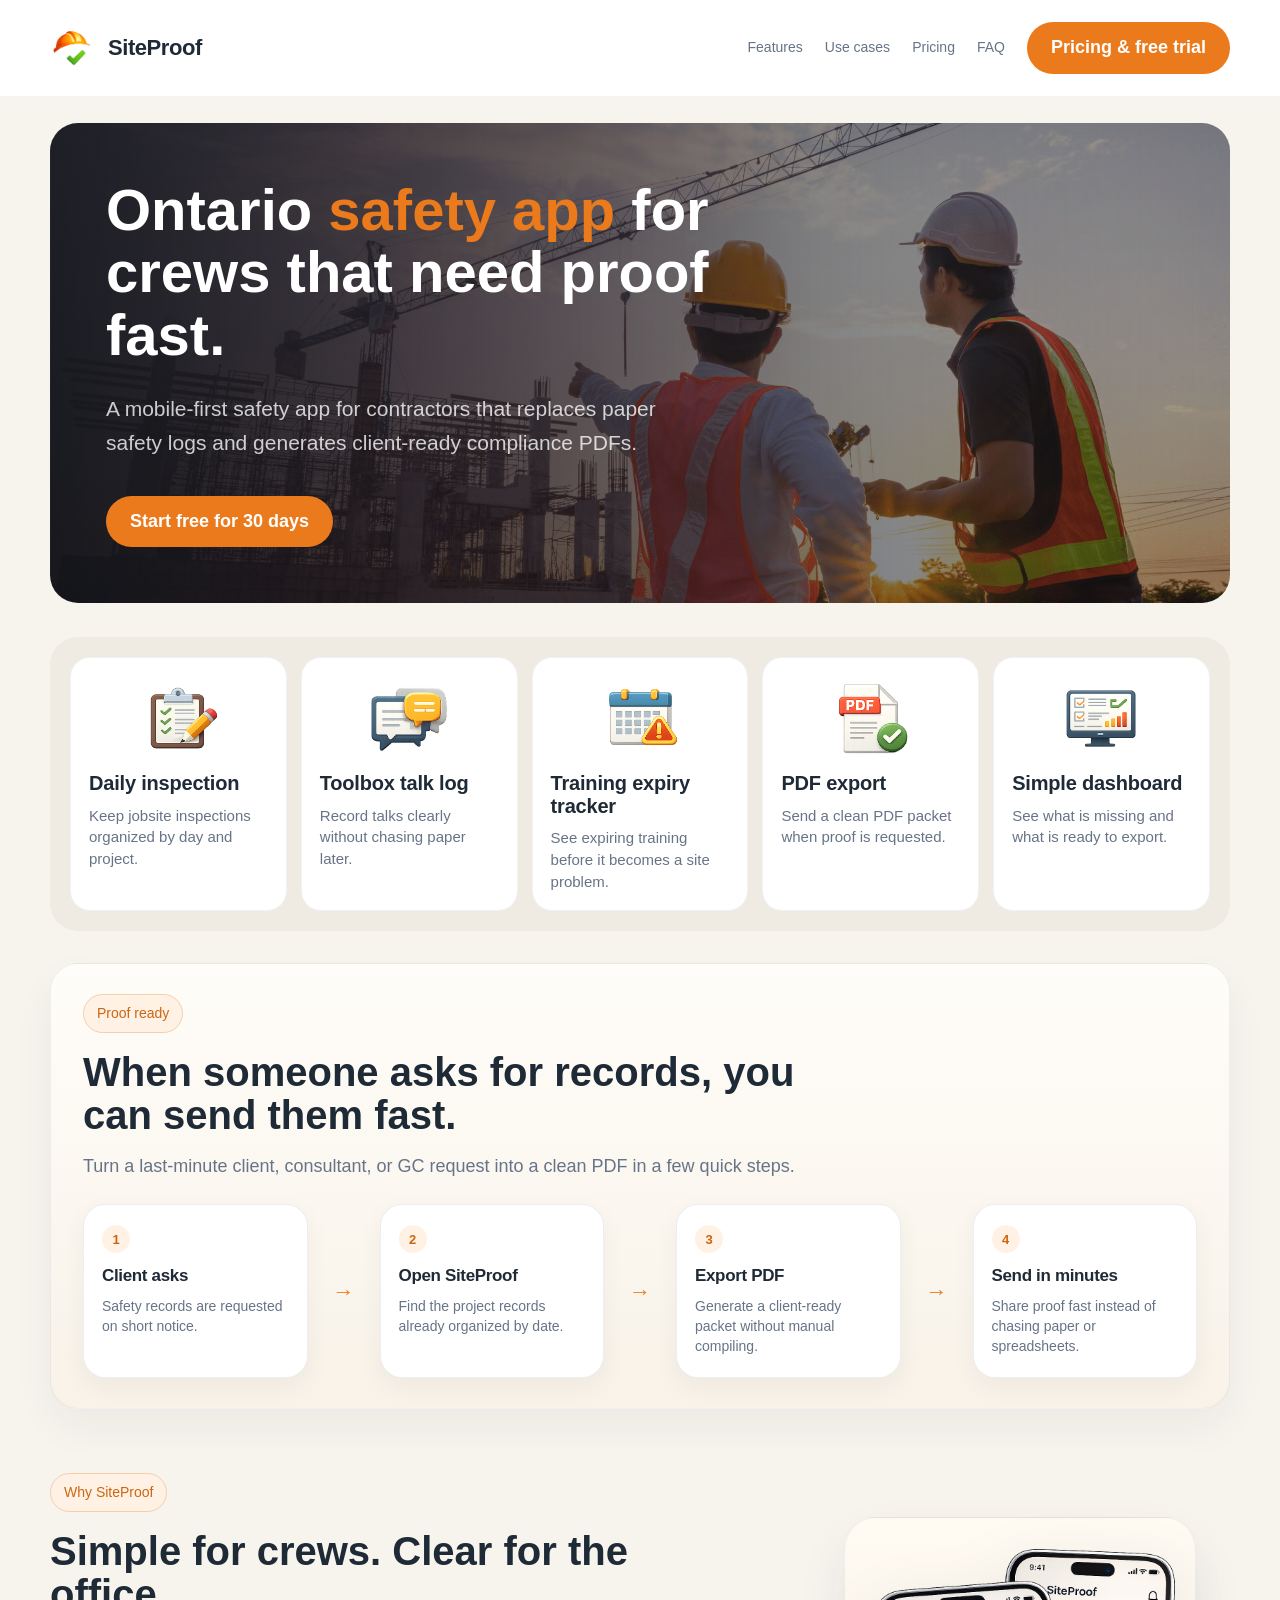
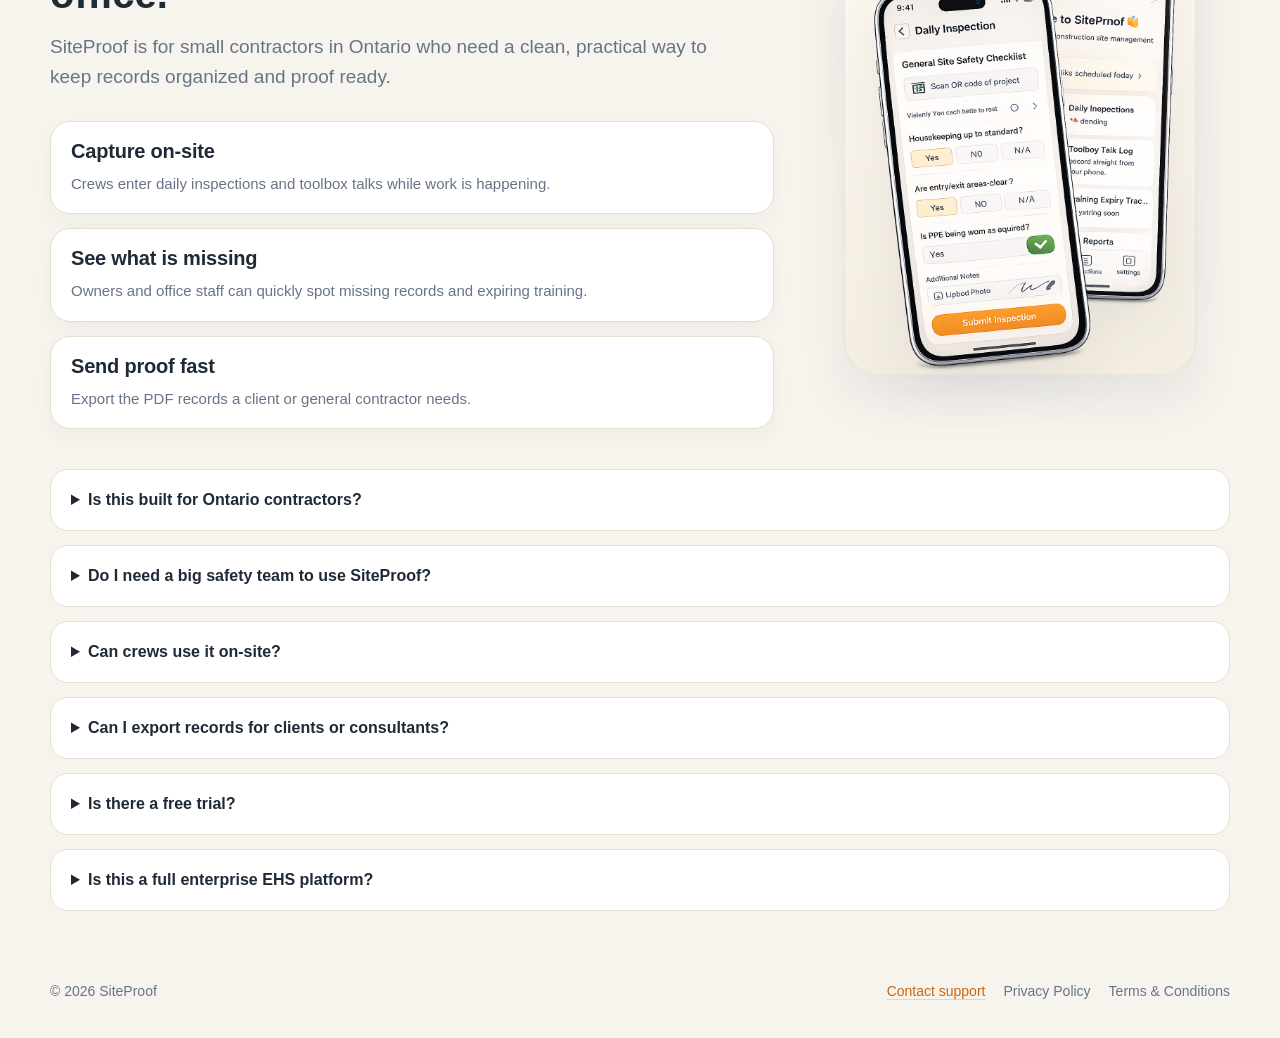
<file: index.html>
<!DOCTYPE html>
<html lang="en">
  <head>
    <meta charset="UTF-8" />
    <meta name="viewport" content="width=device-width, initial-scale=1.0" />
    <title>SiteProof | Simple Safety Records for Ontario Contractors</title>
    <meta
      name="description"
      content="SiteProof helps small Ontario contractors keep inspections, toolbox talks, hazard reports, and training records organized and ready when proof is requested."
    />
    <link rel="stylesheet" href="style.css" />
    <script async src="https://www.googletagmanager.com/gtag/js?id=G-YM1XEEV5K8"></script>
    <script>
      window.dataLayer = window.dataLayer || [];
      function gtag() {
        dataLayer.push(arguments);
      }
      gtag("js", new Date());
      gtag("config", "G-YM1XEEV5K8");
    </script>
    <script>
      (function (c, l, a, r, i, t, y) {
        c[a] =
          c[a] ||
          function () {
            (c[a].q = c[a].q || []).push(arguments);
          };
        t = l.createElement(r);
        t.async = 1;
        t.src = "https://www.clarity.ms/tag/" + i;
        y = l.getElementsByTagName(r)[0];
        y.parentNode.insertBefore(t, y);
      })(window, document, "clarity", "script", "w6r838fdlb");
    </script>
  </head>
  <body>
    <header class="site-header">
      <div class="container header-row">
        <a class="brand" href="index.html" aria-label="SiteProof home" data-analytics-event="nav_click" data-analytics-label="brand_home">
          <img class="brand-mark" src="assets/LogoSVG.svg" alt="SiteProof logo" />
          <div>
            <div class="brand-name">SiteProof</div>
          </div>
        </a>
        <div class="mobile-header-actions">
          <a class="mobile-pricing-link" href="pricing.html" data-analytics-event="nav_click" data-analytics-label="mobile_pricing_link">Pricing</a>
          <button
            class="mobile-menu-button"
            type="button"
            aria-label="Open navigation menu"
            aria-expanded="false"
            aria-controls="mobile-nav-panel"
          >
            <span></span>
            <span></span>
            <span></span>
          </button>
        </div>
        <nav class="nav">
          <a href="#features" data-analytics-event="nav_click" data-analytics-label="desktop_features">Features</a>
          <a href="#proof-scenario" data-analytics-event="nav_click" data-analytics-label="desktop_use_cases">Use cases</a>
          <a href="pricing.html" data-analytics-event="nav_click" data-analytics-label="desktop_pricing">Pricing</a>
          <a href="#faq" data-analytics-event="nav_click" data-analytics-label="desktop_faq">FAQ</a>
          <a class="button" href="pricing.html" data-analytics-event="cta_click" data-analytics-label="desktop_pricing_free_trial">Pricing &amp; free trial</a>
        </nav>
      </div>
      <div class="container">
        <div class="mobile-nav-panel" id="mobile-nav-panel" hidden>
          <a href="#features" data-analytics-event="nav_click" data-analytics-label="mobile_menu_features">Features</a>
          <a href="#proof-scenario" data-analytics-event="nav_click" data-analytics-label="mobile_menu_use_cases">Use cases</a>
          <a href="#faq" data-analytics-event="nav_click" data-analytics-label="mobile_menu_faq">FAQ</a>
          <a class="button" href="pricing.html" data-analytics-event="cta_click" data-analytics-label="mobile_menu_pricing_free_trial">Pricing &amp; free trial</a>
        </div>
      </div>
    </header>

    <main>
      <section class="hero-wrap" data-track-view="hero" data-track-view-name="hero_view">
        <div class="container hero-shell">
          <div class="hero-grid">
            <div class="hero-copy">
              <h1>Ontario <span class="hero-highlight">safety app</span> for crews that need proof fast.</h1>
              <p>
                A mobile-first safety app for contractors that replaces paper
                safety logs and generates client-ready compliance PDFs.
              </p>
              <div class="hero-actions">
                <a class="button" href="pricing.html" data-analytics-event="cta_click" data-analytics-label="hero_start_free">Start free for 30 days</a>
              </div>
            </div>
          </div>
        </div>
      </section>

      <section id="features" class="section tiles-wrap" data-track-view="features" data-track-view-name="features_view">
        <div class="container tiles-shell">
          <div class="tiles-grid">
            <div class="tile" data-feature="inspection" role="button" tabindex="0" aria-haspopup="dialog">
              <div class="tile-icon" aria-hidden="true">
                <img src="assets/FeaturesIcons/Slice%201.svg" alt="" />
              </div>
              <h3>Daily inspection</h3>
              <p>Keep jobsite inspections organized by day and project.</p>
            </div>

            <div class="tile" data-feature="toolbox" role="button" tabindex="0" aria-haspopup="dialog">
              <div class="tile-icon" aria-hidden="true">
                <img src="assets/FeaturesIcons/Slice%202.svg" alt="" />
              </div>
              <h3>Toolbox talk log</h3>
              <p>Record talks clearly without chasing paper later.</p>
            </div>

            <div class="tile" data-feature="training" role="button" tabindex="0" aria-haspopup="dialog">
              <div class="tile-icon" aria-hidden="true">
                <img src="assets/FeaturesIcons/Slice%203.svg" alt="" />
              </div>
              <h3>Training expiry tracker</h3>
              <p>See expiring training before it becomes a site problem.</p>
            </div>

            <div class="tile" data-feature="pdf" role="button" tabindex="0" aria-haspopup="dialog">
              <div class="tile-icon" aria-hidden="true">
                <img src="assets/FeaturesIcons/Slice%204.svg" alt="" />
              </div>
              <h3>PDF export</h3>
              <p>Send a clean PDF packet when proof is requested.</p>
            </div>

            <div class="tile" data-feature="dashboard" role="button" tabindex="0" aria-haspopup="dialog">
              <div class="tile-icon" aria-hidden="true">
                <img src="assets/FeaturesIcons/Slice%205.svg" alt="" />
              </div>
              <h3>Simple dashboard</h3>
              <p>See what is missing and what is ready to export.</p>
            </div>
          </div>
        </div>
      </section>

      <section
        id="proof-scenario"
        class="section proof-scenario-wrap"
        data-track-view="proof_scenario"
        data-track-view-name="proof_scenario_view"
      >
        <div class="container">
          <div class="proof-scenario">
            <div class="proof-scenario-head">
              <div class="eyebrow">Proof ready</div>
              <h2>When someone asks for records, you can send them fast.</h2>
              <p>
                Turn a last-minute client, consultant, or GC request into a
                clean PDF in a few quick steps.
              </p>
            </div>
            <div class="proof-scenario-flow" aria-label="How SiteProof helps crews send proof fast">
              <div class="proof-step">
                <span class="proof-step-number">1</span>
                <h3>Client asks</h3>
                <p>Safety records are requested on short notice.</p>
              </div>
              <div class="proof-arrow" aria-hidden="true">&rarr;</div>
              <div class="proof-step">
                <span class="proof-step-number">2</span>
                <h3>Open SiteProof</h3>
                <p>Find the project records already organized by date.</p>
              </div>
              <div class="proof-arrow" aria-hidden="true">&rarr;</div>
              <div class="proof-step">
                <span class="proof-step-number">3</span>
                <h3>Export PDF</h3>
                <p>Generate a client-ready packet without manual compiling.</p>
              </div>
              <div class="proof-arrow" aria-hidden="true">&rarr;</div>
              <div class="proof-step">
                <span class="proof-step-number">4</span>
                <h3>Send in minutes</h3>
                <p>Share proof fast instead of chasing paper or spreadsheets.</p>
              </div>
            </div>
          </div>
        </div>
      </section>

      <section id="use-cases" class="content" data-track-view="use_cases" data-track-view-name="use_cases_view">
        <div class="container">
          <div class="use-cases-layout">
            <div class="use-cases-copy">
              <div class="content-head">
                <div class="eyebrow" style="color: var(--accent-dark); background: #fff2e5; border-color: #f3cfac;">Why SiteProof</div>
                <h2>Simple for crews. Clear for the office.</h2>
                <p>
                  SiteProof is for small contractors in Ontario who need a clean,
                  practical way to keep records organized and proof ready.
                </p>
              </div>

              <div class="use-cases-points">
                <div class="simple-card">
                  <h3>Capture on-site</h3>
                  <p>Crews enter daily inspections and toolbox talks while work is happening.</p>
                </div>

                <div class="simple-card">
                  <h3>See what is missing</h3>
                  <p>Owners and office staff can quickly spot missing records and expiring training.</p>
                </div>

                <div class="simple-card">
                  <h3>Send proof fast</h3>
                  <p>Export the PDF records a client or general contractor needs.</p>
                </div>
              </div>
            </div>

            <div class="use-cases-visual" data-track-view="app_preview" data-track-view-name="app_preview_view">
              <img src="assets/mobileimages.png" alt="SiteProof mobile app screens" />
            </div>
          </div>

          <div id="faq" class="faq-list" data-track-view="faq" data-track-view-name="faq_view">
            <details data-analytics-event="faq_open" data-analytics-label="faq_ontario_contractors">
              <summary>Is this built for Ontario contractors?</summary>
              <p>Yes. SiteProof is designed for Ontario-first contractors and small field crews.</p>
            </details>

            <details data-analytics-event="faq_open" data-analytics-label="faq_big_safety_team">
              <summary>Do I need a big safety team to use SiteProof?</summary>
              <p>No. It is made for small companies, owners, supervisors, and office admins.</p>
            </details>

            <details data-analytics-event="faq_open" data-analytics-label="faq_on_site_use">
              <summary>Can crews use it on-site?</summary>
              <p>Yes. The product is built to be simple for field crews to use on the job.</p>
            </details>

            <details data-analytics-event="faq_open" data-analytics-label="faq_export_records">
              <summary>Can I export records for clients or consultants?</summary>
              <p>Yes. PDF export is one of the core workflows in SiteProof.</p>
            </details>

            <details data-analytics-event="faq_open" data-analytics-label="faq_free_trial">
              <summary>Is there a free trial?</summary>
              <p>Yes. There is a 30-day free trial and no credit card is required.</p>
            </details>

            <details data-analytics-event="faq_open" data-analytics-label="faq_enterprise_platform">
              <summary>Is this a full enterprise EHS platform?</summary>
              <p>No. SiteProof is intentionally simple and built for small crews.</p>
            </details>
          </div>
        </div>
      </section>

    </main>
    <div class="contact-modal" data-contact-modal hidden>
      <div class="contact-modal-backdrop" data-contact-close></div>
      <div
        class="contact-modal-panel"
        role="dialog"
        aria-modal="true"
        aria-labelledby="contact-modal-title"
      >
        <button class="contact-modal-close" type="button" aria-label="Close support popup" data-contact-close>
          ×
        </button>
        <h2 id="contact-modal-title">Contact support</h2>
        <p>
          This is our support email for pricing and rollout questions:
          <strong>support@siteproof.ca</strong>
        </p>
        <p>
          Tell us about your crew size or rollout needs and we’ll help with the
          right setup.
        </p>
        <a
          class="button"
          href="mailto:support@siteproof.ca?subject=SiteProof%20Custom%20Pricing"
          data-analytics-event="cta_click"
          data-analytics-label="pricing_contact_support_email"
        >
          Email support@siteproof.ca
        </a>
      </div>
    </div>

    <div class="feature-modal" data-feature-modal hidden>
      <div class="feature-modal-backdrop" data-feature-close></div>
      <div
        class="feature-modal-panel"
        role="dialog"
        aria-modal="true"
        aria-labelledby="feature-modal-title"
      >
        <button class="feature-modal-close" type="button" aria-label="Close feature details" data-feature-close>
          ×
        </button>
        <div class="feature-modal-eyebrow">Feature details</div>
        <h2 id="feature-modal-title"></h2>
        <p class="feature-modal-summary" data-feature-summary></p>
        <ul class="feature-modal-list" data-feature-list></ul>
        <div class="feature-modal-why">
          <h3>Why it matters</h3>
          <p data-feature-why></p>
        </div>
      </div>
    </div>

    <footer class="site-footer">
      <div class="container site-footer-inner">
        <div>© 2026 SiteProof</div>
        <div class="site-footer-links">
          <button class="footer-support-link" type="button" data-contact-open data-analytics-event="cta_click" data-analytics-label="footer_contact_support">Contact support</button>
          <a href="privacy.html" data-analytics-event="nav_click" data-analytics-label="footer_privacy_policy">Privacy Policy</a>
          <a href="terms.html" data-analytics-event="nav_click" data-analytics-label="footer_terms_conditions">Terms &amp; Conditions</a>
        </div>
      </div>
    </footer>
    <script>
      const mobileMenuButton = document.querySelector(".mobile-menu-button");
      const mobileNavPanel = document.querySelector(".mobile-nav-panel");
      const contactOpenButtons = document.querySelectorAll("[data-contact-open]");
      const contactModal = document.querySelector("[data-contact-modal]");
      const contactCloseButtons = document.querySelectorAll("[data-contact-close]");
      const featureTiles = document.querySelectorAll(".tile[data-feature]");
      const featureModal = document.querySelector("[data-feature-modal]");
      const featureCloseButtons = document.querySelectorAll("[data-feature-close]");
      const featureModalTitle = document.getElementById("feature-modal-title");
      const featureModalSummary = document.querySelector("[data-feature-summary]");
      const featureModalList = document.querySelector("[data-feature-list]");
      const featureModalWhy = document.querySelector("[data-feature-why]");
      const trackedViews = new Set();
      const trackedScrollMilestones = new Set();
      let activeFeatureTile = null;

      const featureContent = {
        inspection: {
          title: "Daily inspection",
          summary: "Log jobsite inspections in seconds, even without internet.",
          details: [
            "Create daily inspection forms directly on-site",
            "Works offline with no connection required",
            "Automatically syncs when back online",
            "Add photos with timestamp and context",
            "Select project, date, and inspector quickly",
            "Access all past inspections anytime",
          ],
          why: "Crews can complete inspections anywhere without worrying about signal.",
        },
        toolbox: {
          title: "Toolbox talk log",
          summary: "Record safety talks instantly, with or without connection.",
          details: [
            "Log toolbox talks in under a minute",
            "Works offline on job sites with poor signal",
            "Syncs automatically once connected",
            "Add topic, notes, and attendees quickly",
            "Attach photos or supporting info",
            "Keep talks organized by date and project",
          ],
          why: "No missed records, even on remote sites.",
        },
        training: {
          title: "Training expiry tracker",
          summary: "Stay ahead of expiring certifications with a simple, clear view.",
          details: [
            "Track worker certifications and expiry dates",
            "See upcoming expirations in one place",
            "Highlight expired or missing training",
            "Maintain a centralized training list",
            "Access records anytime after sync",
          ],
          why: "Avoid last-minute compliance issues and delays.",
        },
        pdf: {
          title: "PDF export",
          summary: "Generate a clean compliance packet instantly when proof is requested.",
          details: [
            "Export inspections, talks, hazards, and training into one PDF",
            "Automatically organized by project and date",
            "Generate professional, client-ready documents",
            "Share with clients, consultants, or GCs quickly",
            "No manual compiling required",
          ],
          why: "When someone asks for proof, you are ready in minutes.",
        },
        dashboard: {
          title: "Simple dashboard",
          summary: "See what is missing and what is ready without digging.",
          details: [
            "View missing inspections or incomplete records",
            "See expiring training at a glance",
            "Track recent activity across projects",
            "Access and export documents quickly",
            "Data updates after offline sync",
          ],
          why: "Stay in control without complex systems or spreadsheets.",
        },
      };

      function trackAnalyticsEvent(eventName, params = {}) {
        if (typeof window.gtag === "function") {
          window.gtag("event", eventName, params);
        }
      }

      document.querySelectorAll("[data-analytics-event]").forEach((element) => {
        element.addEventListener("click", () => {
          trackAnalyticsEvent(element.dataset.analyticsEvent, {
            event_category: "landing_page",
            event_label: element.dataset.analyticsLabel || "",
            link_text: element.textContent.trim(),
            section: element.closest("[data-track-view]")?.dataset.trackView || "",
          });
        });
      });

      document.querySelectorAll("[data-track-view]").forEach((element) => {
        const observer = new IntersectionObserver(
          (entries) => {
            entries.forEach((entry) => {
              if (!entry.isIntersecting) return;
              const viewName = entry.target.dataset.trackViewName;
              if (trackedViews.has(viewName)) return;
              trackedViews.add(viewName);
              trackAnalyticsEvent(viewName, {
                event_category: "landing_page",
                section: entry.target.dataset.trackView,
              });
            });
          },
          { threshold: 0.45 }
        );

        observer.observe(element);
      });

      function trackScrollMilestone() {
        const scrollableHeight =
          document.documentElement.scrollHeight - window.innerHeight;
        if (scrollableHeight <= 0) return;

        const scrollPercent = Math.round((window.scrollY / scrollableHeight) * 100);
        [25, 50, 75, 90].forEach((milestone) => {
          if (scrollPercent >= milestone && !trackedScrollMilestones.has(milestone)) {
            trackedScrollMilestones.add(milestone);
            trackAnalyticsEvent("scroll_depth", {
              event_category: "landing_page",
              percent_scrolled: milestone,
            });
          }
        });
      }

      window.addEventListener("scroll", trackScrollMilestone, { passive: true });
      trackScrollMilestone();

      function setContactModalState(isOpen) {
        if (!contactModal) return;
        contactModal.hidden = !isOpen;
        document.body.classList.toggle(
          "modal-open",
          isOpen || (featureModal && !featureModal.hidden)
        );
      }

      function setFeatureModalState(isOpen) {
        if (!featureModal) return;
        featureModal.hidden = !isOpen;
        document.body.classList.toggle(
          "modal-open",
          isOpen || (contactModal && !contactModal.hidden)
        );
        if (!isOpen && activeFeatureTile) {
          activeFeatureTile.classList.remove("tile-active");
          activeFeatureTile = null;
        }
      }

      function renderFeatureModal(featureKey) {
        const feature = featureContent[featureKey];
        if (!feature || !featureModalTitle || !featureModalSummary || !featureModalList || !featureModalWhy) {
          return;
        }

        featureModalTitle.textContent = feature.title;
        featureModalSummary.textContent = feature.summary;
        featureModalWhy.textContent = feature.why;
        featureModalList.innerHTML = feature.details
          .map((detail) => `<li>${detail}</li>`)
          .join("");
      }

      if (contactOpenButtons.length && contactModal) {
        contactOpenButtons.forEach((button) => {
          button.addEventListener("click", () => {
            setContactModalState(true);
          });
        });

        contactCloseButtons.forEach((button) => {
          button.addEventListener("click", () => {
            trackAnalyticsEvent("contact_modal_close", {
              event_category: "landing_page",
              close_method: button.classList.contains("contact-modal-close") ? "button" : "backdrop",
            });
            setContactModalState(false);
          });
        });

        document.addEventListener("keydown", (event) => {
          if (event.key === "Escape" && !contactModal.hidden) {
            trackAnalyticsEvent("contact_modal_close", {
              event_category: "landing_page",
              close_method: "escape",
            });
            setContactModalState(false);
          }
        });
      }

      if (featureTiles.length && featureModal) {
        featureTiles.forEach((tile) => {
          const openFeatureModal = () => {
            const featureKey = tile.dataset.feature;
            if (!featureKey) return;
            if (activeFeatureTile) {
              activeFeatureTile.classList.remove("tile-active");
            }
            activeFeatureTile = tile;
            tile.classList.add("tile-active");
            renderFeatureModal(featureKey);
            setFeatureModalState(true);
            trackAnalyticsEvent("feature_modal_open", {
              event_category: "landing_page",
              feature: featureKey,
            });
          };

          tile.addEventListener("click", openFeatureModal);
          tile.addEventListener("keydown", (event) => {
            if (event.key === "Enter" || event.key === " ") {
              event.preventDefault();
              openFeatureModal();
            }
          });
        });

        featureCloseButtons.forEach((button) => {
          button.addEventListener("click", () => {
            trackAnalyticsEvent("feature_modal_close", {
                event_category: "landing_page",
                feature: activeFeatureTile?.dataset.feature || "",
                close_method: button.classList.contains("feature-modal-close") ? "button" : "backdrop",
              });
            setFeatureModalState(false);
          });
        });

        document.addEventListener("keydown", (event) => {
          if (event.key === "Escape" && !featureModal.hidden) {
            trackAnalyticsEvent("feature_modal_close", {
                event_category: "landing_page",
                feature: activeFeatureTile?.dataset.feature || "",
                close_method: "escape",
              });
            setFeatureModalState(false);
          }
        });
      }

      document.querySelectorAll(".faq-list details").forEach((detail) => {
        detail.addEventListener("toggle", () => {
          if (!detail.open) return;
          trackAnalyticsEvent(detail.dataset.analyticsEvent, {
            event_category: "landing_page",
            event_label: detail.dataset.analyticsLabel || "",
          });
        });
      });

      if (mobileMenuButton && mobileNavPanel) {
        mobileMenuButton.addEventListener("click", () => {
          const isOpen = mobileMenuButton.getAttribute("aria-expanded") === "true";
          mobileMenuButton.setAttribute("aria-expanded", String(!isOpen));
          mobileNavPanel.hidden = isOpen;
          trackAnalyticsEvent(isOpen ? "mobile_menu_close" : "mobile_menu_open", {
            event_category: "landing_page",
          });
        });

        mobileNavPanel.querySelectorAll("a").forEach((link) => {
          link.addEventListener("click", () => {
            mobileMenuButton.setAttribute("aria-expanded", "false");
            mobileNavPanel.hidden = true;
          });
        });
      }
    </script>
  </body>
</html>
</file>
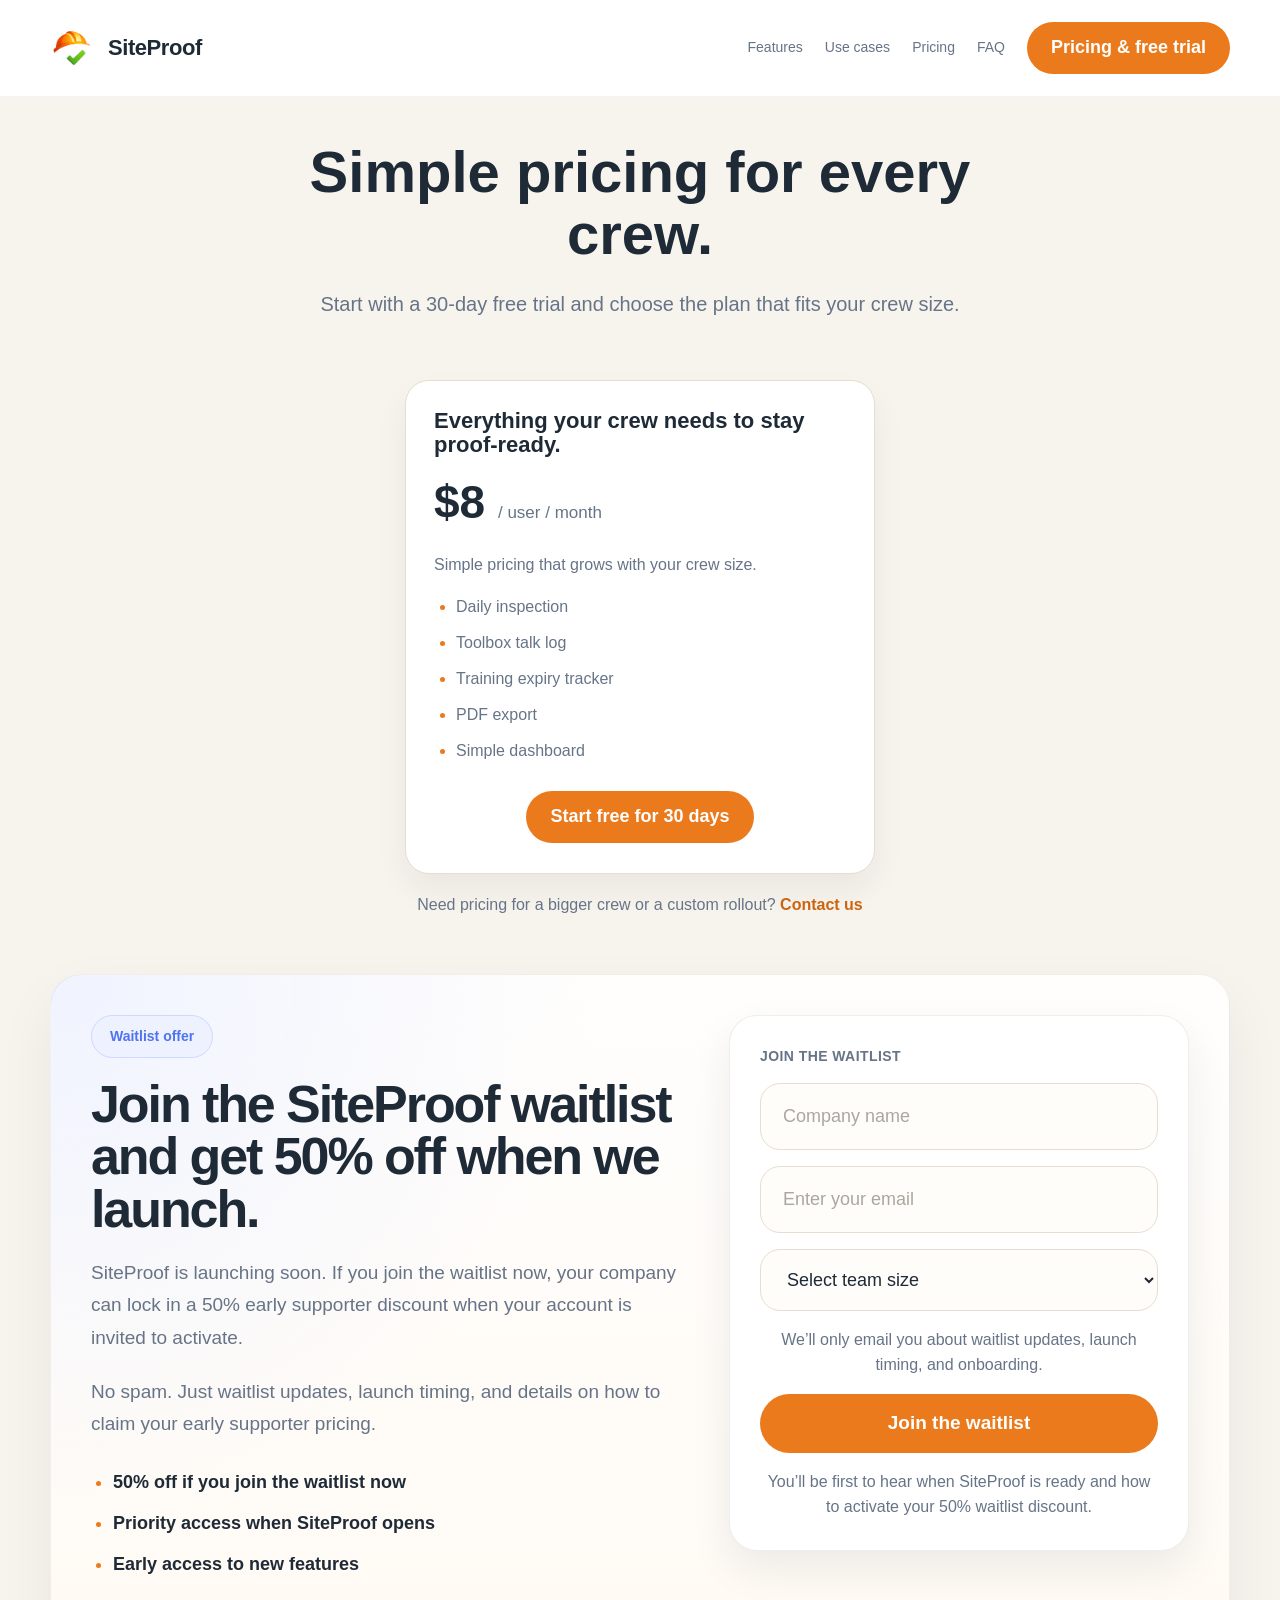
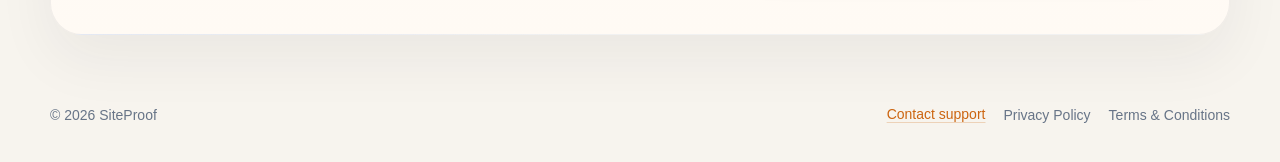
<file: pricing.html>
<!DOCTYPE html>
<html lang="en">
  <head>
    <meta charset="UTF-8" />
    <meta name="viewport" content="width=device-width, initial-scale=1.0" />
    <title>SiteProof Pricing | Plans for Ontario Contractors</title>
    <meta
      name="description"
      content="See SiteProof pricing for small crews in Ontario. Compare Starter and Pro plans, free trial details, and what is included."
    />
    <link rel="stylesheet" href="style.css" />
    <script async src="https://www.googletagmanager.com/gtag/js?id=G-YM1XEEV5K8"></script>
    <script>
      window.dataLayer = window.dataLayer || [];
      function gtag() {
        dataLayer.push(arguments);
      }
      gtag("js", new Date());
      gtag("config", "G-YM1XEEV5K8");
    </script>
    <script>
      (function (c, l, a, r, i, t, y) {
        c[a] =
          c[a] ||
          function () {
            (c[a].q = c[a].q || []).push(arguments);
          };
        t = l.createElement(r);
        t.async = 1;
        t.src = "https://www.clarity.ms/tag/" + i;
        y = l.getElementsByTagName(r)[0];
        y.parentNode.insertBefore(t, y);
      })(window, document, "clarity", "script", "w6r838fdlb");
    </script>
  </head>
  <body>
    <header class="site-header">
      <div class="container header-row">
        <a class="brand" href="index.html" aria-label="SiteProof home">
          <img class="brand-mark" src="assets/LogoSVG.svg" alt="SiteProof logo" />
          <div>
            <div class="brand-name">SiteProof</div>
          </div>
        </a>
        <div class="mobile-header-actions">
          <a class="mobile-pricing-link" href="pricing.html" data-analytics-event="nav_click" data-analytics-label="mobile_pricing_link">Pricing</a>
          <button
            class="mobile-menu-button"
            type="button"
            aria-label="Open navigation menu"
            aria-expanded="false"
            aria-controls="mobile-nav-panel"
          >
            <span></span>
            <span></span>
            <span></span>
          </button>
        </div>
        <nav class="nav">
          <a href="index.html#features" data-analytics-event="nav_click" data-analytics-label="desktop_features">Features</a>
          <a href="index.html#use-cases" data-analytics-event="nav_click" data-analytics-label="desktop_use_cases">Use cases</a>
          <a href="pricing.html" data-analytics-event="nav_click" data-analytics-label="desktop_pricing">Pricing</a>
          <a href="index.html#faq" data-analytics-event="nav_click" data-analytics-label="desktop_faq">FAQ</a>
          <a class="button" href="#plans" data-analytics-event="cta_click" data-analytics-label="desktop_pricing_free_trial">Pricing &amp; free trial</a>
        </nav>
      </div>
      <div class="container">
        <div class="mobile-nav-panel" id="mobile-nav-panel" hidden>
          <a href="index.html#features" data-analytics-event="nav_click" data-analytics-label="mobile_menu_features">Features</a>
          <a href="index.html#use-cases" data-analytics-event="nav_click" data-analytics-label="mobile_menu_use_cases">Use cases</a>
          <a href="index.html#faq" data-analytics-event="nav_click" data-analytics-label="mobile_menu_faq">FAQ</a>
          <a class="button" href="#plans" data-analytics-event="cta_click" data-analytics-label="mobile_menu_pricing_free_trial">Pricing &amp; free trial</a>
        </div>
      </div>
    </header>

    <main>
      <section class="page-hero" data-track-view="pricing_page_hero" data-track-view-name="pricing_page_hero_view">
        <div class="container">
          <div class="page-hero-card">
            <h1>Simple pricing for every crew.</h1>
            <p>
              Start with a 30-day free trial and choose the plan that fits your
              crew size.
            </p>
          </div>
        </div>
      </section>

      <section id="plans" class="content pricing-page-content" data-track-view="pricing" data-track-view-name="pricing_view">
        <div class="container">
          <div class="pricing">
            <div class="pricing-card pricing-card-featured" data-track-view="pricing_starter" data-track-view-name="pricing_starter_view">
              <h3>Everything your crew needs to stay proof-ready.</h3>
              <div class="price">$8 <small>/ user / month</small></div>
              <p>Simple pricing that grows with your crew size.</p>
              <ul>
                <li>Daily inspection</li>
                <li>Toolbox talk log</li>
                <li>Training expiry tracker</li>
                <li>PDF export</li>
                <li>Simple dashboard</li>
              </ul>
              <a class="button" href="mailto:hello@siteproof.ca?subject=SiteProof%20Free%20Trial" data-analytics-event="cta_click" data-analytics-label="pricing_starter_start_free">Start free for 30 days</a>
            </div>
          </div>
          <p class="pricing-note">
            Need pricing for a bigger crew or a custom rollout?
            <button
              class="pricing-note-button"
              type="button"
              data-contact-open
              data-analytics-event="cta_click"
              data-analytics-label="pricing_contact_support_open"
            >
              Contact us
            </button>
          </p>

          <section class="early-access-section" data-track-view="early_access" data-track-view-name="early_access_view">
            <div class="early-access-copy">
              <div class="early-access-badge">Waitlist offer</div>
              <h2>Join the SiteProof waitlist and get 50% off when we launch.</h2>
              <p>
                SiteProof is launching soon. If you join the waitlist now, your
                company can lock in a 50% early supporter discount when your
                account is invited to activate.
              </p>
              <p class="early-access-note">
                No spam. Just waitlist updates, launch timing, and details on
                how to claim your early supporter pricing.
              </p>
              <ul class="early-access-tags">
                <li>50% off if you join the waitlist now</li>
                <li>Priority access when SiteProof opens</li>
                <li>Early access to new features</li>
              </ul>
            </div>

            <form
              class="early-access-card"
              action="https://formspree.io/f/mwvapzwj"
              method="POST"
            >
              <div class="early-access-card-label">Join the waitlist</div>
              <input type="hidden" name="_subject" value="SiteProof Waitlist" />
              <input type="hidden" name="offer" value="50% early supporter discount" />
              <input
                class="early-access-input"
                type="text"
                name="company_name"
                placeholder="Company name"
                required
              />
              <input
                class="early-access-input"
                type="email"
                name="email"
                placeholder="Enter your email"
                required
              />
              <select class="early-access-select" name="team_size" required>
                <option value="">Select team size</option>
                <option value="1-5 workers">1-5 workers</option>
                <option value="6-10 workers">6-10 workers</option>
                <option value="11-25 workers">11-25 workers</option>
                <option value="26+ workers">26+ workers</option>
              </select>
              <p class="early-access-disclaimer">
                We’ll only email you about waitlist updates, launch timing, and
                onboarding.
              </p>
              <button
                class="button early-access-button"
                type="submit"
                data-analytics-event="cta_click"
                data-analytics-label="pricing_early_access_submit"
              >
                Join the waitlist
              </button>
              <p class="early-access-footnote">
                You’ll be first to hear when SiteProof is ready and how to
                activate your 50% waitlist discount.
              </p>
            </form>
          </section>
        </div>
      </section>
    </main>

    <div class="contact-modal" data-contact-modal hidden>
      <div class="contact-modal-backdrop" data-contact-close></div>
      <div
        class="contact-modal-panel"
        role="dialog"
        aria-modal="true"
        aria-labelledby="contact-modal-title"
      >
        <button class="contact-modal-close" type="button" aria-label="Close support popup" data-contact-close>
          ×
        </button>
        <h2 id="contact-modal-title">Contact support</h2>
        <p>
          This is our support email for pricing and rollout questions:
          <strong>support@siteproof.ca</strong>
        </p>
        <p>
          Tell us about your crew size or rollout needs and we’ll help with the
          right setup.
        </p>
        <a
          class="button"
          href="mailto:support@siteproof.ca?subject=SiteProof%20Custom%20Pricing"
          data-analytics-event="cta_click"
          data-analytics-label="pricing_contact_support_email"
        >
          Email support@siteproof.ca
        </a>
      </div>
    </div>

    <footer class="site-footer">
      <div class="container site-footer-inner">
        <div>© 2026 SiteProof</div>
        <div class="site-footer-links">
          <button class="footer-support-link" type="button" data-contact-open data-analytics-event="cta_click" data-analytics-label="footer_contact_support">Contact support</button>
          <a href="privacy.html">Privacy Policy</a>
          <a href="terms.html">Terms &amp; Conditions</a>
        </div>
      </div>
    </footer>

    <script>
      const mobileMenuButton = document.querySelector(".mobile-menu-button");
      const mobileNavPanel = document.querySelector(".mobile-nav-panel");
      const contactOpenButtons = document.querySelectorAll("[data-contact-open]");
      const contactModal = document.querySelector("[data-contact-modal]");
      const contactCloseButtons = document.querySelectorAll("[data-contact-close]");
      const trackedViews = new Set();
      const trackedScrollMilestones = new Set();

      function trackAnalyticsEvent(eventName, params = {}) {
        if (typeof window.gtag === "function") {
          window.gtag("event", eventName, params);
        }
      }

      document.querySelectorAll("[data-analytics-event]").forEach((element) => {
        element.addEventListener("click", () => {
          trackAnalyticsEvent(element.dataset.analyticsEvent, {
            event_category: "pricing_page",
            event_label: element.dataset.analyticsLabel || "",
            link_text: element.textContent.trim(),
            section: element.closest("[data-track-view]")?.dataset.trackView || "",
          });
        });
      });

      document.querySelectorAll("[data-track-view]").forEach((element) => {
        const observer = new IntersectionObserver(
          (entries) => {
            entries.forEach((entry) => {
              if (!entry.isIntersecting) return;
              const viewName = entry.target.dataset.trackViewName;
              if (trackedViews.has(viewName)) return;
              trackedViews.add(viewName);
              trackAnalyticsEvent(viewName, {
                event_category: "pricing_page",
                section: entry.target.dataset.trackView,
              });
            });
          },
          { threshold: 0.45 }
        );

        observer.observe(element);
      });

      function trackScrollMilestone() {
        const scrollableHeight =
          document.documentElement.scrollHeight - window.innerHeight;
        if (scrollableHeight <= 0) return;

        const scrollPercent = Math.round((window.scrollY / scrollableHeight) * 100);
        [25, 50, 75, 90].forEach((milestone) => {
          if (scrollPercent >= milestone && !trackedScrollMilestones.has(milestone)) {
            trackedScrollMilestones.add(milestone);
            trackAnalyticsEvent("scroll_depth", {
              event_category: "pricing_page",
              percent_scrolled: milestone,
            });
          }
        });
      }

      window.addEventListener("scroll", trackScrollMilestone, { passive: true });
      trackScrollMilestone();

      function setContactModalState(isOpen) {
        if (!contactModal) return;
        contactModal.hidden = !isOpen;
        document.body.classList.toggle("modal-open", isOpen);
      }

      if (contactOpenButtons.length && contactModal) {
        contactOpenButtons.forEach((button) => {
          button.addEventListener("click", () => {
            setContactModalState(true);
          });
        });

        contactCloseButtons.forEach((button) => {
          button.addEventListener("click", () => {
            setContactModalState(false);
          });
        });

        document.addEventListener("keydown", (event) => {
          if (event.key === "Escape" && !contactModal.hidden) {
            setContactModalState(false);
          }
        });
      }

      if (mobileMenuButton && mobileNavPanel) {
        mobileMenuButton.addEventListener("click", () => {
          const isOpen = mobileMenuButton.getAttribute("aria-expanded") === "true";
          mobileMenuButton.setAttribute("aria-expanded", String(!isOpen));
          mobileNavPanel.hidden = isOpen;
          trackAnalyticsEvent(isOpen ? "mobile_menu_close" : "mobile_menu_open", {
            event_category: "pricing_page",
          });
        });

        mobileNavPanel.querySelectorAll("a").forEach((link) => {
          link.addEventListener("click", () => {
            mobileMenuButton.setAttribute("aria-expanded", "false");
            mobileNavPanel.hidden = true;
          });
        });
      }
    </script>
  </body>
</html>
</file>
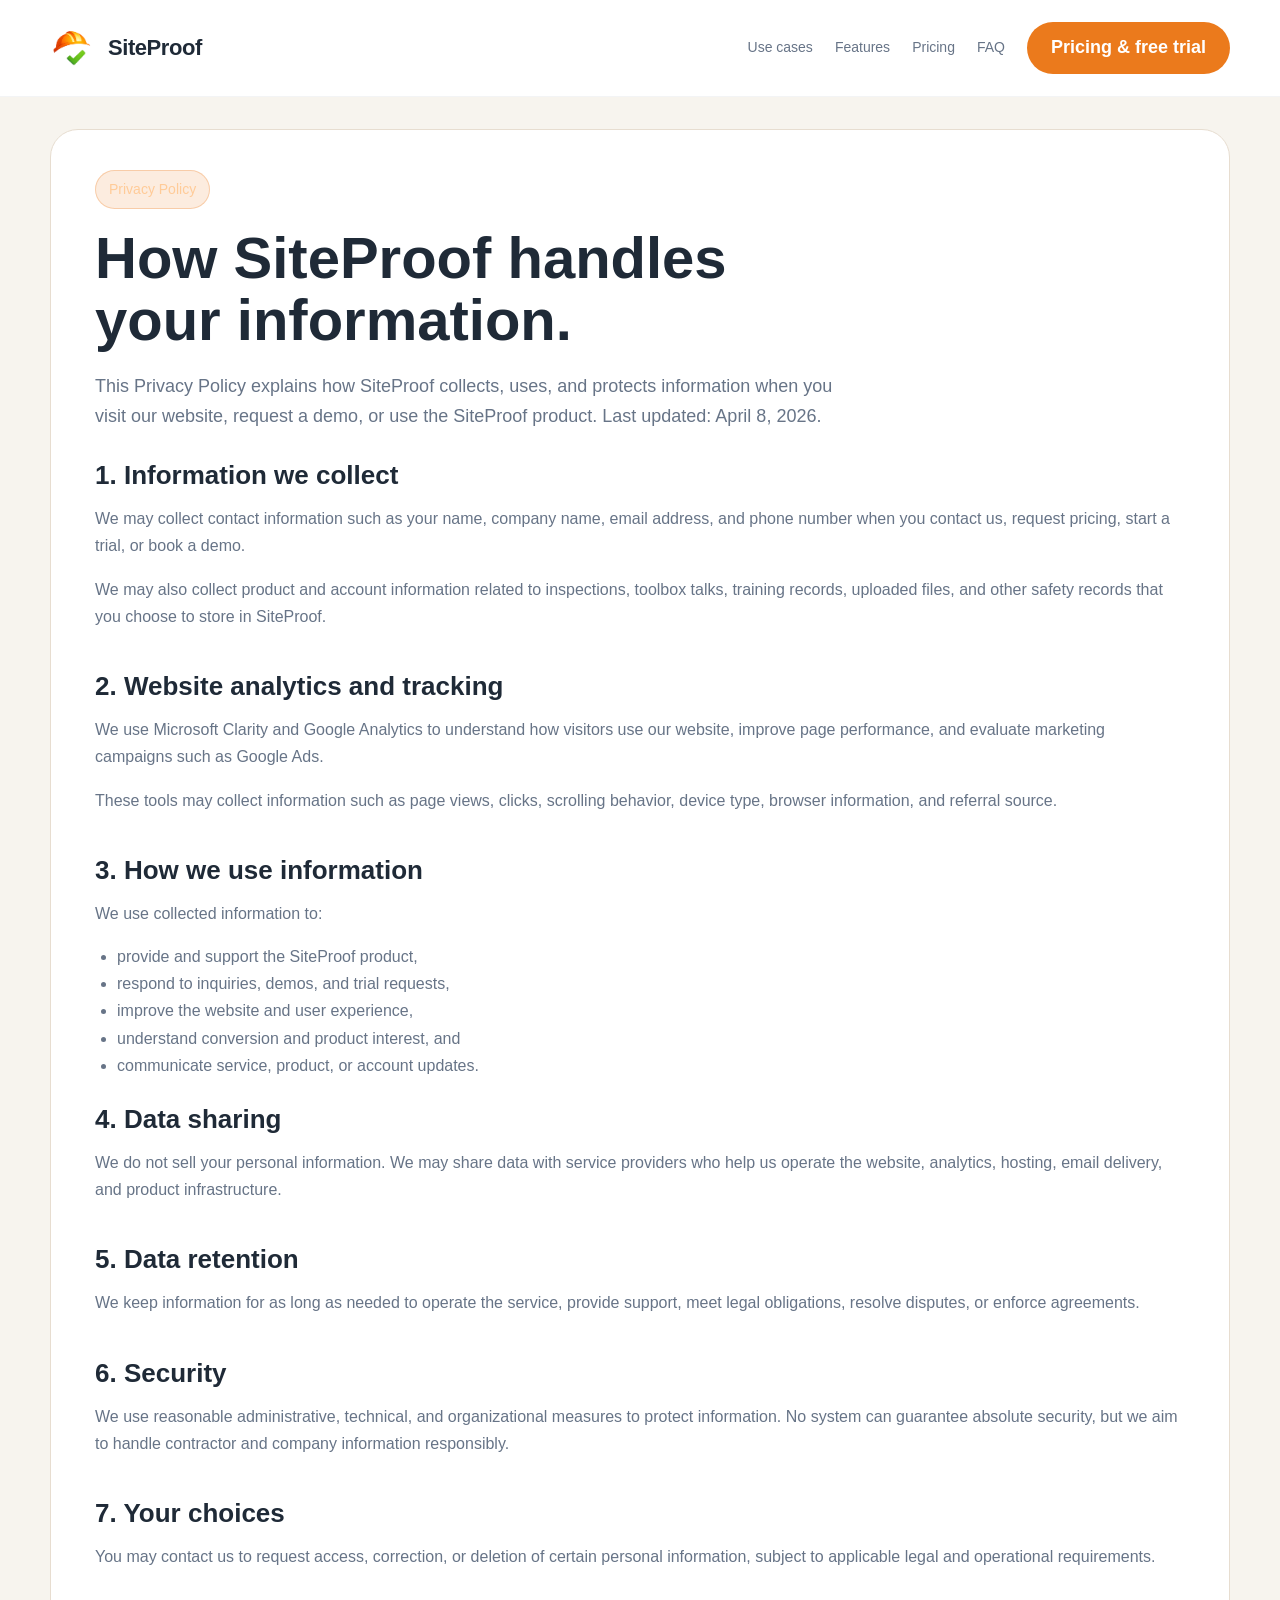
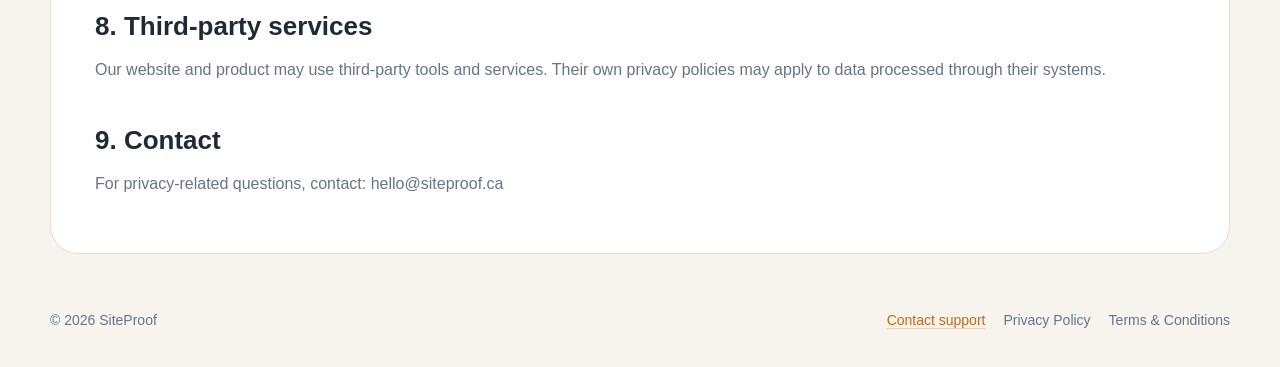
<file: privacy.html>
<!DOCTYPE html>
<html lang="en">
  <head>
    <meta charset="UTF-8" />
    <meta name="viewport" content="width=device-width, initial-scale=1.0" />
    <title>Privacy Policy | SiteProof</title>
    <meta
      name="description"
      content="Read the SiteProof Privacy Policy, including information on data collection, analytics, account information, and how we handle contractor safety records."
    />
    <link rel="stylesheet" href="style.css" />
    <script async src="https://www.googletagmanager.com/gtag/js?id=G-YM1XEEV5K8"></script>
    <script>
      window.dataLayer = window.dataLayer || [];
      function gtag() {
        dataLayer.push(arguments);
      }
      gtag("js", new Date());
      gtag("config", "G-YM1XEEV5K8");
    </script>
    <script>
      (function (c, l, a, r, i, t, y) {
        c[a] =
          c[a] ||
          function () {
            (c[a].q = c[a].q || []).push(arguments);
          };
        t = l.createElement(r);
        t.async = 1;
        t.src = "https://www.clarity.ms/tag/" + i;
        y = l.getElementsByTagName(r)[0];
        y.parentNode.insertBefore(t, y);
      })(window, document, "clarity", "script", "w6r838fdlb");
    </script>
  </head>
  <body>
    <header class="site-header">
      <div class="container header-row">
        <a class="brand" href="index.html" aria-label="SiteProof home">
          <img class="brand-mark" src="assets/LogoSVG.svg" alt="SiteProof logo" />
          <div>
            <div class="brand-name">SiteProof</div>
          </div>
        </a>
        <div class="mobile-header-actions">
          <a class="mobile-pricing-link" href="pricing.html" data-analytics-event="nav_click" data-analytics-label="mobile_pricing_link">Pricing</a>
          <button
            class="mobile-menu-button"
            type="button"
            aria-label="Open navigation menu"
            aria-expanded="false"
            aria-controls="mobile-nav-panel"
          >
            <span></span>
            <span></span>
            <span></span>
          </button>
        </div>
        <nav class="nav">
          <a href="index.html#use-cases" data-analytics-event="nav_click" data-analytics-label="desktop_use_cases">Use cases</a>
          <a href="index.html#features" data-analytics-event="nav_click" data-analytics-label="desktop_features">Features</a>
          <a href="pricing.html" data-analytics-event="nav_click" data-analytics-label="desktop_pricing">Pricing</a>
          <a href="index.html#faq" data-analytics-event="nav_click" data-analytics-label="desktop_faq">FAQ</a>
          <a class="button" href="pricing.html" data-analytics-event="cta_click" data-analytics-label="desktop_pricing_free_trial">Pricing &amp; free trial</a>
        </nav>
      </div>
      <div class="container">
        <div class="mobile-nav-panel" id="mobile-nav-panel" hidden>
          <a href="index.html#use-cases" data-analytics-event="nav_click" data-analytics-label="mobile_menu_use_cases">Use cases</a>
          <a href="index.html#features" data-analytics-event="nav_click" data-analytics-label="mobile_menu_features">Features</a>
          <a href="index.html#faq" data-analytics-event="nav_click" data-analytics-label="mobile_menu_faq">FAQ</a>
          <a class="button" href="pricing.html" data-analytics-event="cta_click" data-analytics-label="mobile_menu_pricing_free_trial">Pricing &amp; free trial</a>
        </div>
      </div>
    </header>

    <main>
      <section class="legal-page" data-track-view="privacy_page" data-track-view-name="privacy_page_view">
        <div class="container legal-shell">
          <div class="eyebrow">Privacy Policy</div>
          <h1>How SiteProof handles your information.</h1>
          <p class="legal-intro">
            This Privacy Policy explains how SiteProof collects, uses, and protects
            information when you visit our website, request a demo, or use the
            SiteProof product. Last updated: April 8, 2026.
          </p>

          <div class="legal-content">
            <section>
              <h2>1. Information we collect</h2>
              <p>
                We may collect contact information such as your name, company
                name, email address, and phone number when you contact us,
                request pricing, start a trial, or book a demo.
              </p>
              <p>
                We may also collect product and account information related to
                inspections, toolbox talks, training records, uploaded files,
                and other safety records that you choose to store in SiteProof.
              </p>
            </section>

            <section>
              <h2>2. Website analytics and tracking</h2>
              <p>
                We use Microsoft Clarity and Google Analytics to understand how
                visitors use our website, improve page performance, and evaluate
                marketing campaigns such as Google Ads.
              </p>
              <p>
                These tools may collect information such as page views, clicks,
                scrolling behavior, device type, browser information, and
                referral source.
              </p>
            </section>

            <section>
              <h2>3. How we use information</h2>
              <p>We use collected information to:</p>
              <ul>
                <li>provide and support the SiteProof product,</li>
                <li>respond to inquiries, demos, and trial requests,</li>
                <li>improve the website and user experience,</li>
                <li>understand conversion and product interest, and</li>
                <li>communicate service, product, or account updates.</li>
              </ul>
            </section>

            <section>
              <h2>4. Data sharing</h2>
              <p>
                We do not sell your personal information. We may share data with
                service providers who help us operate the website, analytics,
                hosting, email delivery, and product infrastructure.
              </p>
            </section>

            <section>
              <h2>5. Data retention</h2>
              <p>
                We keep information for as long as needed to operate the
                service, provide support, meet legal obligations, resolve
                disputes, or enforce agreements.
              </p>
            </section>

            <section>
              <h2>6. Security</h2>
              <p>
                We use reasonable administrative, technical, and organizational
                measures to protect information. No system can guarantee
                absolute security, but we aim to handle contractor and company
                information responsibly.
              </p>
            </section>

            <section>
              <h2>7. Your choices</h2>
              <p>
                You may contact us to request access, correction, or deletion of
                certain personal information, subject to applicable legal and
                operational requirements.
              </p>
            </section>

            <section>
              <h2>8. Third-party services</h2>
              <p>
                Our website and product may use third-party tools and services.
                Their own privacy policies may apply to data processed through
                their systems.
              </p>
            </section>

            <section>
              <h2>9. Contact</h2>
              <p>
                For privacy-related questions, contact:
                <a href="mailto:hello@siteproof.ca">hello@siteproof.ca</a>
              </p>
            </section>
          </div>
        </div>
      </section>
    </main>

    <div class="contact-modal" data-contact-modal hidden>
      <div class="contact-modal-backdrop" data-contact-close></div>
      <div
        class="contact-modal-panel"
        role="dialog"
        aria-modal="true"
        aria-labelledby="contact-modal-title"
      >
        <button class="contact-modal-close" type="button" aria-label="Close support popup" data-contact-close>
          ×
        </button>
        <h2 id="contact-modal-title">Contact support</h2>
        <p>
          This is our support email for pricing and rollout questions:
          <strong>support@siteproof.ca</strong>
        </p>
        <p>
          Tell us about your crew size or rollout needs and we’ll help with the
          right setup.
        </p>
        <a
          class="button"
          href="mailto:support@siteproof.ca?subject=SiteProof%20Custom%20Pricing"
          data-analytics-event="cta_click"
          data-analytics-label="pricing_contact_support_email"
        >
          Email support@siteproof.ca
        </a>
      </div>
    </div>

    <footer class="site-footer">
      <div class="container site-footer-inner">
        <div>© 2026 SiteProof</div>
        <div class="site-footer-links">
          <button class="footer-support-link" type="button" data-contact-open data-analytics-event="cta_click" data-analytics-label="footer_contact_support">Contact support</button>
          <a href="privacy.html">Privacy Policy</a>
          <a href="terms.html">Terms &amp; Conditions</a>
        </div>
      </div>
    </footer>

    <script>
      const mobileMenuButton = document.querySelector(".mobile-menu-button");
      const mobileNavPanel = document.querySelector(".mobile-nav-panel");
      const contactOpenButtons = document.querySelectorAll("[data-contact-open]");
      const contactModal = document.querySelector("[data-contact-modal]");
      const contactCloseButtons = document.querySelectorAll("[data-contact-close]");
      const trackedViews = new Set();

      function trackAnalyticsEvent(eventName, params = {}) {
        if (typeof window.gtag === "function") {
          window.gtag("event", eventName, params);
        }
      }

      document.querySelectorAll("[data-analytics-event]").forEach((element) => {
        element.addEventListener("click", () => {
          trackAnalyticsEvent(element.dataset.analyticsEvent, {
            event_category: "legal_page",
            event_label: element.dataset.analyticsLabel || "",
            link_text: element.textContent.trim(),
          });
        });
      });

      document.querySelectorAll("[data-track-view]").forEach((element) => {
        const observer = new IntersectionObserver(
          (entries) => {
            entries.forEach((entry) => {
              if (!entry.isIntersecting) return;
              const viewName = entry.target.dataset.trackViewName;
              if (trackedViews.has(viewName)) return;
              trackedViews.add(viewName);
              trackAnalyticsEvent(viewName, {
                event_category: "legal_page",
                section: entry.target.dataset.trackView,
              });
            });
          },
          { threshold: 0.45 }
        );

        observer.observe(element);
      });

      function setContactModalState(isOpen) {
        if (!contactModal) return;
        contactModal.hidden = !isOpen;
        document.body.classList.toggle("modal-open", isOpen);
      }

      if (contactOpenButtons.length && contactModal) {
        contactOpenButtons.forEach((button) => {
          button.addEventListener("click", () => {
            setContactModalState(true);
          });
        });

        contactCloseButtons.forEach((button) => {
          button.addEventListener("click", () => {
            setContactModalState(false);
          });
        });

        document.addEventListener("keydown", (event) => {
          if (event.key === "Escape" && !contactModal.hidden) {
            setContactModalState(false);
          }
        });
      }

      if (mobileMenuButton && mobileNavPanel) {
        mobileMenuButton.addEventListener("click", () => {
          const isOpen = mobileMenuButton.getAttribute("aria-expanded") === "true";
          mobileMenuButton.setAttribute("aria-expanded", String(!isOpen));
          mobileNavPanel.hidden = isOpen;
          trackAnalyticsEvent(isOpen ? "mobile_menu_close" : "mobile_menu_open", {
            event_category: "legal_page",
          });
        });

        mobileNavPanel.querySelectorAll("a").forEach((link) => {
          link.addEventListener("click", () => {
            mobileMenuButton.setAttribute("aria-expanded", "false");
            mobileNavPanel.hidden = true;
          });
        });
      }
    </script>
  </body>
</html>
</file>
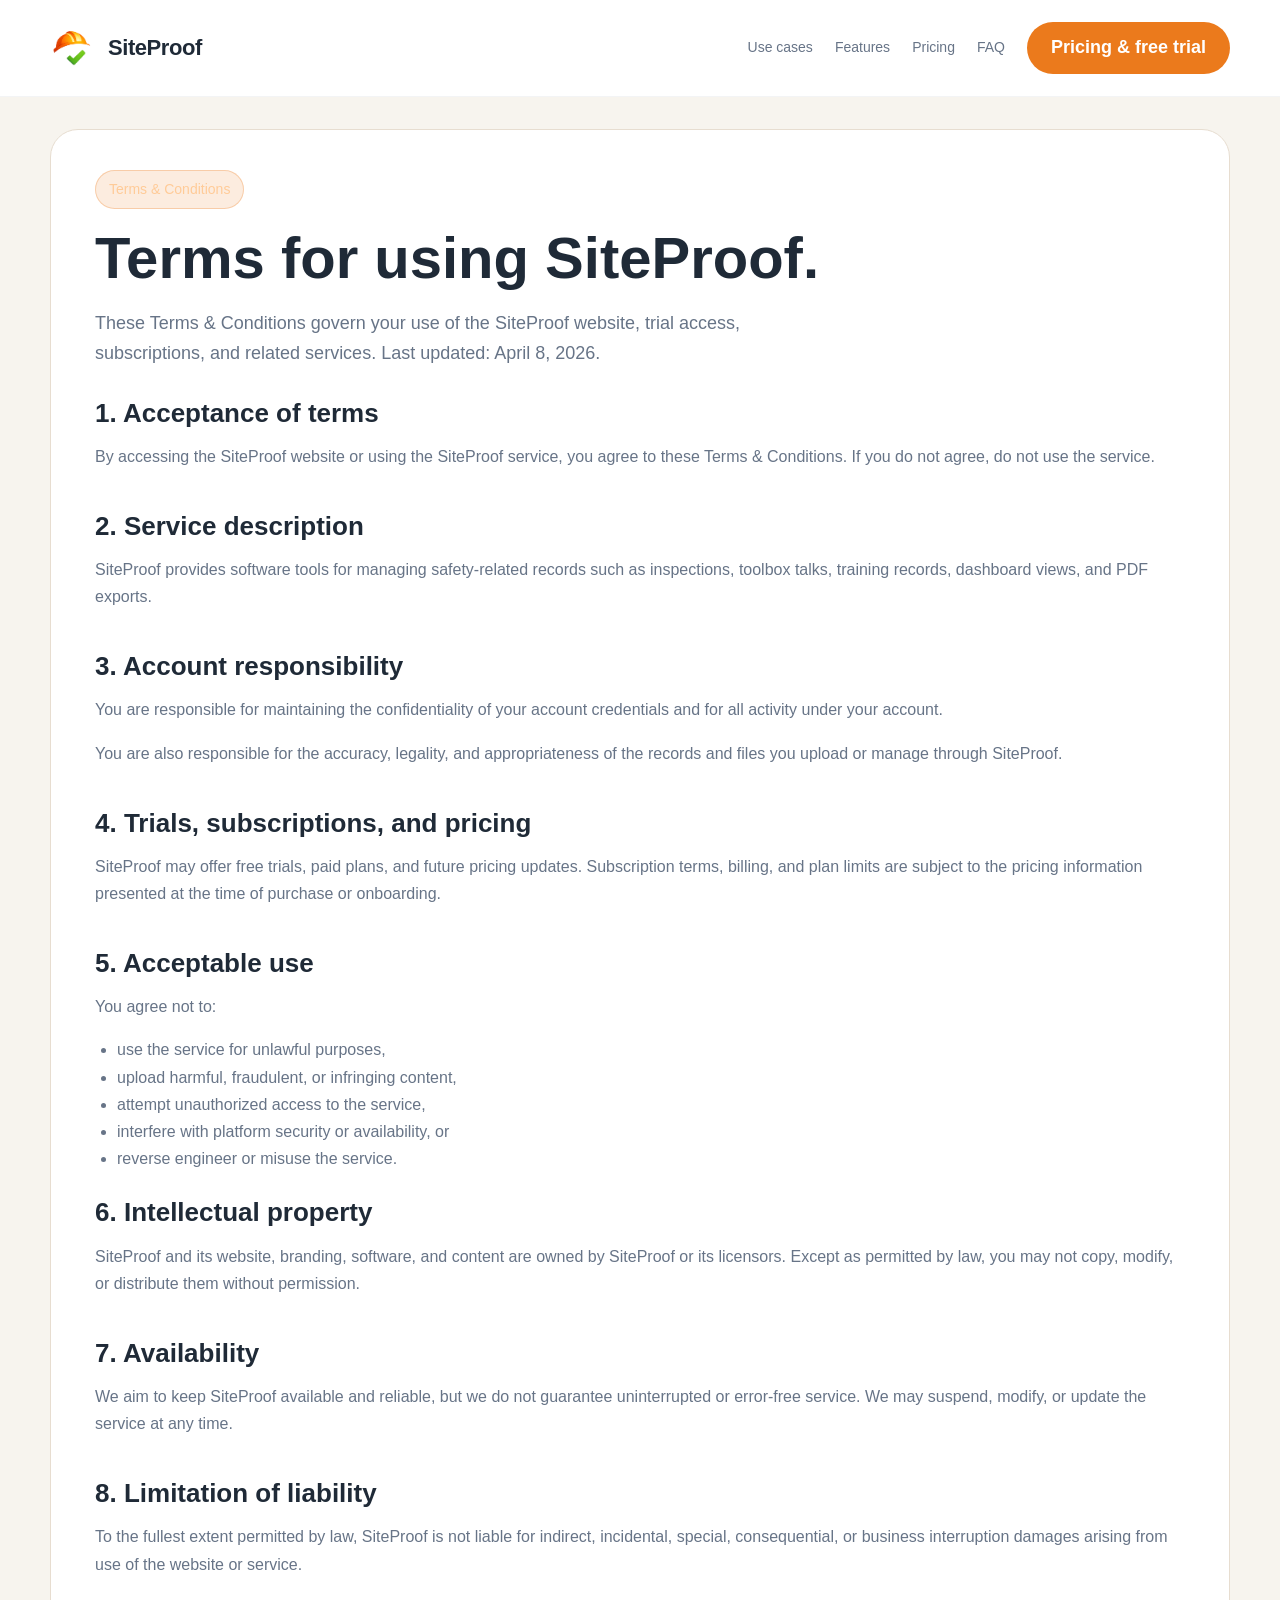
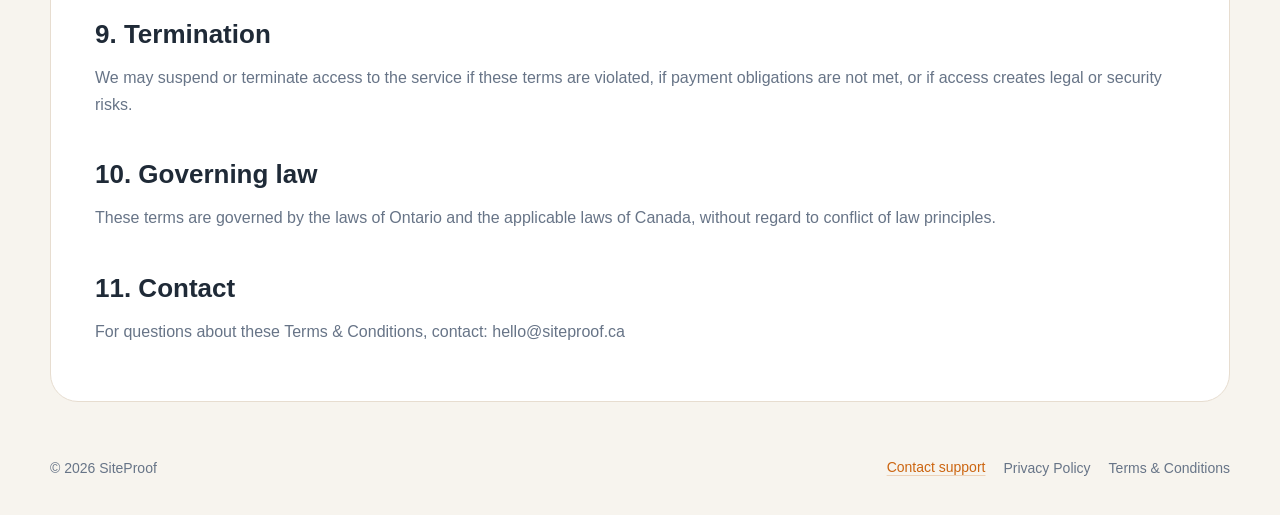
<file: terms.html>
<!DOCTYPE html>
<html lang="en">
  <head>
    <meta charset="UTF-8" />
    <meta name="viewport" content="width=device-width, initial-scale=1.0" />
    <title>Terms &amp; Conditions | SiteProof</title>
    <meta
      name="description"
      content="Read the SiteProof Terms & Conditions for use of the website, trial access, service availability, subscriptions, and customer responsibilities."
    />
    <link rel="stylesheet" href="style.css" />
    <script async src="https://www.googletagmanager.com/gtag/js?id=G-YM1XEEV5K8"></script>
    <script>
      window.dataLayer = window.dataLayer || [];
      function gtag() {
        dataLayer.push(arguments);
      }
      gtag("js", new Date());
      gtag("config", "G-YM1XEEV5K8");
    </script>
    <script>
      (function (c, l, a, r, i, t, y) {
        c[a] =
          c[a] ||
          function () {
            (c[a].q = c[a].q || []).push(arguments);
          };
        t = l.createElement(r);
        t.async = 1;
        t.src = "https://www.clarity.ms/tag/" + i;
        y = l.getElementsByTagName(r)[0];
        y.parentNode.insertBefore(t, y);
      })(window, document, "clarity", "script", "w6r838fdlb");
    </script>
  </head>
  <body>
    <header class="site-header">
      <div class="container header-row">
        <a class="brand" href="index.html" aria-label="SiteProof home">
          <img class="brand-mark" src="assets/LogoSVG.svg" alt="SiteProof logo" />
          <div>
            <div class="brand-name">SiteProof</div>
          </div>
        </a>
        <div class="mobile-header-actions">
          <a class="mobile-pricing-link" href="pricing.html" data-analytics-event="nav_click" data-analytics-label="mobile_pricing_link">Pricing</a>
          <button
            class="mobile-menu-button"
            type="button"
            aria-label="Open navigation menu"
            aria-expanded="false"
            aria-controls="mobile-nav-panel"
          >
            <span></span>
            <span></span>
            <span></span>
          </button>
        </div>
        <nav class="nav">
          <a href="index.html#use-cases" data-analytics-event="nav_click" data-analytics-label="desktop_use_cases">Use cases</a>
          <a href="index.html#features" data-analytics-event="nav_click" data-analytics-label="desktop_features">Features</a>
          <a href="pricing.html" data-analytics-event="nav_click" data-analytics-label="desktop_pricing">Pricing</a>
          <a href="index.html#faq" data-analytics-event="nav_click" data-analytics-label="desktop_faq">FAQ</a>
          <a class="button" href="pricing.html" data-analytics-event="cta_click" data-analytics-label="desktop_pricing_free_trial">Pricing &amp; free trial</a>
        </nav>
      </div>
      <div class="container">
        <div class="mobile-nav-panel" id="mobile-nav-panel" hidden>
          <a href="index.html#use-cases" data-analytics-event="nav_click" data-analytics-label="mobile_menu_use_cases">Use cases</a>
          <a href="index.html#features" data-analytics-event="nav_click" data-analytics-label="mobile_menu_features">Features</a>
          <a href="index.html#faq" data-analytics-event="nav_click" data-analytics-label="mobile_menu_faq">FAQ</a>
          <a class="button" href="pricing.html" data-analytics-event="cta_click" data-analytics-label="mobile_menu_pricing_free_trial">Pricing &amp; free trial</a>
        </div>
      </div>
    </header>

    <main>
      <section class="legal-page" data-track-view="terms_page" data-track-view-name="terms_page_view">
        <div class="container legal-shell">
          <div class="eyebrow">Terms &amp; Conditions</div>
          <h1>Terms for using SiteProof.</h1>
          <p class="legal-intro">
            These Terms &amp; Conditions govern your use of the SiteProof website,
            trial access, subscriptions, and related services. Last updated:
            April 8, 2026.
          </p>

          <div class="legal-content">
            <section>
              <h2>1. Acceptance of terms</h2>
              <p>
                By accessing the SiteProof website or using the SiteProof
                service, you agree to these Terms &amp; Conditions. If you do not
                agree, do not use the service.
              </p>
            </section>

            <section>
              <h2>2. Service description</h2>
              <p>
                SiteProof provides software tools for managing safety-related
                records such as inspections, toolbox talks, training records,
                dashboard views, and PDF exports.
              </p>
            </section>

            <section>
              <h2>3. Account responsibility</h2>
              <p>
                You are responsible for maintaining the confidentiality of your
                account credentials and for all activity under your account.
              </p>
              <p>
                You are also responsible for the accuracy, legality, and
                appropriateness of the records and files you upload or manage
                through SiteProof.
              </p>
            </section>

            <section>
              <h2>4. Trials, subscriptions, and pricing</h2>
              <p>
                SiteProof may offer free trials, paid plans, and future pricing
                updates. Subscription terms, billing, and plan limits are
                subject to the pricing information presented at the time of
                purchase or onboarding.
              </p>
            </section>

            <section>
              <h2>5. Acceptable use</h2>
              <p>You agree not to:</p>
              <ul>
                <li>use the service for unlawful purposes,</li>
                <li>upload harmful, fraudulent, or infringing content,</li>
                <li>attempt unauthorized access to the service,</li>
                <li>interfere with platform security or availability, or</li>
                <li>reverse engineer or misuse the service.</li>
              </ul>
            </section>

            <section>
              <h2>6. Intellectual property</h2>
              <p>
                SiteProof and its website, branding, software, and content are
                owned by SiteProof or its licensors. Except as permitted by
                law, you may not copy, modify, or distribute them without
                permission.
              </p>
            </section>

            <section>
              <h2>7. Availability</h2>
              <p>
                We aim to keep SiteProof available and reliable, but we do not
                guarantee uninterrupted or error-free service. We may suspend,
                modify, or update the service at any time.
              </p>
            </section>

            <section>
              <h2>8. Limitation of liability</h2>
              <p>
                To the fullest extent permitted by law, SiteProof is not liable
                for indirect, incidental, special, consequential, or business
                interruption damages arising from use of the website or service.
              </p>
            </section>

            <section>
              <h2>9. Termination</h2>
              <p>
                We may suspend or terminate access to the service if these terms
                are violated, if payment obligations are not met, or if access
                creates legal or security risks.
              </p>
            </section>

            <section>
              <h2>10. Governing law</h2>
              <p>
                These terms are governed by the laws of Ontario and the
                applicable laws of Canada, without regard to conflict of law
                principles.
              </p>
            </section>

            <section>
              <h2>11. Contact</h2>
              <p>
                For questions about these Terms &amp; Conditions, contact:
                <a href="mailto:hello@siteproof.ca">hello@siteproof.ca</a>
              </p>
            </section>
          </div>
        </div>
      </section>
    </main>

    <div class="contact-modal" data-contact-modal hidden>
      <div class="contact-modal-backdrop" data-contact-close></div>
      <div
        class="contact-modal-panel"
        role="dialog"
        aria-modal="true"
        aria-labelledby="contact-modal-title"
      >
        <button class="contact-modal-close" type="button" aria-label="Close support popup" data-contact-close>
          ×
        </button>
        <h2 id="contact-modal-title">Contact support</h2>
        <p>
          This is our support email for pricing and rollout questions:
          <strong>support@siteproof.ca</strong>
        </p>
        <p>
          Tell us about your crew size or rollout needs and we’ll help with the
          right setup.
        </p>
        <a
          class="button"
          href="mailto:support@siteproof.ca?subject=SiteProof%20Custom%20Pricing"
          data-analytics-event="cta_click"
          data-analytics-label="pricing_contact_support_email"
        >
          Email support@siteproof.ca
        </a>
      </div>
    </div>

    <footer class="site-footer">
      <div class="container site-footer-inner">
        <div>© 2026 SiteProof</div>
        <div class="site-footer-links">
          <button class="footer-support-link" type="button" data-contact-open data-analytics-event="cta_click" data-analytics-label="footer_contact_support">Contact support</button>
          <a href="privacy.html">Privacy Policy</a>
          <a href="terms.html">Terms &amp; Conditions</a>
        </div>
      </div>
    </footer>

    <script>
      const mobileMenuButton = document.querySelector(".mobile-menu-button");
      const mobileNavPanel = document.querySelector(".mobile-nav-panel");
      const contactOpenButtons = document.querySelectorAll("[data-contact-open]");
      const contactModal = document.querySelector("[data-contact-modal]");
      const contactCloseButtons = document.querySelectorAll("[data-contact-close]");
      const trackedViews = new Set();

      function trackAnalyticsEvent(eventName, params = {}) {
        if (typeof window.gtag === "function") {
          window.gtag("event", eventName, params);
        }
      }

      document.querySelectorAll("[data-analytics-event]").forEach((element) => {
        element.addEventListener("click", () => {
          trackAnalyticsEvent(element.dataset.analyticsEvent, {
            event_category: "legal_page",
            event_label: element.dataset.analyticsLabel || "",
            link_text: element.textContent.trim(),
          });
        });
      });

      document.querySelectorAll("[data-track-view]").forEach((element) => {
        const observer = new IntersectionObserver(
          (entries) => {
            entries.forEach((entry) => {
              if (!entry.isIntersecting) return;
              const viewName = entry.target.dataset.trackViewName;
              if (trackedViews.has(viewName)) return;
              trackedViews.add(viewName);
              trackAnalyticsEvent(viewName, {
                event_category: "legal_page",
                section: entry.target.dataset.trackView,
              });
            });
          },
          { threshold: 0.45 }
        );

        observer.observe(element);
      });

      function setContactModalState(isOpen) {
        if (!contactModal) return;
        contactModal.hidden = !isOpen;
        document.body.classList.toggle("modal-open", isOpen);
      }

      if (contactOpenButtons.length && contactModal) {
        contactOpenButtons.forEach((button) => {
          button.addEventListener("click", () => {
            setContactModalState(true);
          });
        });

        contactCloseButtons.forEach((button) => {
          button.addEventListener("click", () => {
            setContactModalState(false);
          });
        });

        document.addEventListener("keydown", (event) => {
          if (event.key === "Escape" && !contactModal.hidden) {
            setContactModalState(false);
          }
        });
      }

      if (mobileMenuButton && mobileNavPanel) {
        mobileMenuButton.addEventListener("click", () => {
          const isOpen = mobileMenuButton.getAttribute("aria-expanded") === "true";
          mobileMenuButton.setAttribute("aria-expanded", String(!isOpen));
          mobileNavPanel.hidden = isOpen;
          trackAnalyticsEvent(isOpen ? "mobile_menu_close" : "mobile_menu_open", {
            event_category: "legal_page",
          });
        });

        mobileNavPanel.querySelectorAll("a").forEach((link) => {
          link.addEventListener("click", () => {
            mobileMenuButton.setAttribute("aria-expanded", "false");
            mobileNavPanel.hidden = true;
          });
        });
      }
    </script>
  </body>
</html>
</file>
<file: style.css>
:root {
  --bg: #f7f4ee;
  --surface: #ffffff;
  --surface-soft: #fcfaf6;
  --line: #e7ddd0;
  --text: #1f2a37;
  --muted: #677487;
  --accent: #eb7a1c;
  --accent-dark: #cc6510;
  --max: 1180px;
}

* {
  box-sizing: border-box;
}

body {
  margin: 0;
  font-family: -apple-system, BlinkMacSystemFont, "Segoe UI", sans-serif;
  background: var(--bg);
  color: var(--text);
  line-height: 1.5;
}

body.modal-open {
  overflow: hidden;
}

a {
  color: inherit;
  text-decoration: none;
}

.container {
  width: min(var(--max), calc(100% - 32px));
  margin: 0 auto;
}

.site-header {
  background: var(--surface);
  border-bottom: 1px solid rgba(31, 42, 55, 0.05);
}

.header-row {
  display: flex;
  justify-content: space-between;
  align-items: center;
  gap: 16px;
  padding: 22px 0;
}

.brand {
  display: flex;
  align-items: center;
  gap: 14px;
  color: var(--text);
  transition: color 0.2s ease;
}

.brand-mark {
  width: 44px;
  height: 44px;
  display: block;
  object-fit: contain;
}

.brand-name {
  font-size: 22px;
  font-weight: 800;
  line-height: 1;
  color: var(--text);
  letter-spacing: -0.02em;
  transition: color 0.2s ease;
}

.brand:hover .brand-name,
.brand:focus-visible .brand-name {
  color: var(--accent-dark);
}

.brand-sub {
  color: var(--muted);
  font-size: 13px;
}

.nav {
  display: flex;
  align-items: center;
  gap: 22px;
  color: var(--muted);
  font-size: 14px;
}

.nav a {
  white-space: nowrap;
}

.mobile-header-actions,
.mobile-menu-button,
.mobile-nav-panel {
  display: none;
}

.hero-wrap {
  padding: 26px 0 0;
}

.hero-shell {
  position: relative;
  color: white;
  border-radius: 28px;
  overflow: hidden;
  background:
    linear-gradient(90deg, rgba(24, 26, 33, 0.82) 0%, rgba(24, 26, 33, 0.64) 42%, rgba(24, 26, 33, 0.38) 100%),
    url("assets/mainImage.png") center/cover no-repeat;
}

.hero-shell::after {
  content: "";
  position: absolute;
  inset: 0;
  background: linear-gradient(180deg, rgba(255, 255, 255, 0.03), rgba(0, 0, 0, 0.05));
  pointer-events: none;
}

.hero-grid {
  position: relative;
  z-index: 1;
  display: grid;
  grid-template-columns: 1fr;
  gap: 34px;
  padding: 56px;
  min-height: 480px;
  align-items: center;
}

.eyebrow {
  display: inline-block;
  padding: 8px 13px;
  border-radius: 999px;
  background: rgba(235, 122, 28, 0.14);
  border: 1px solid rgba(235, 122, 28, 0.28);
  color: #ffcb98;
  font-size: 14px;
  margin-bottom: 18px;
}

h1,
h2,
h3 {
  margin: 0;
  line-height: 1.08;
}

h1 {
  font-size: 58px;
  max-width: 760px;
}

.hero-highlight {
  color: var(--accent);
}

h2 {
  font-size: 40px;
}

h3 {
  font-size: 22px;
}

.hero-copy {
  max-width: 700px;
}

.hero-copy p {
  margin: 26px 0 0;
  color: rgba(255, 255, 255, 0.78);
  font-size: 21px;
  max-width: 620px;
  line-height: 1.6;
  text-wrap: balance;
}

.button {
  display: inline-block;
  padding: 15px 24px;
  border: 0;
  border-radius: 999px;
  background: var(--accent);
  color: white;
  font: inherit;
  font-weight: 800;
  font-size: 18px;
  line-height: 1.2;
  cursor: pointer;
  appearance: none;
  -webkit-appearance: none;
  box-shadow: none;
  transition: 0.2s ease;
}

.button:hover {
  background: var(--accent-dark);
}

.button-secondary {
  display: inline-block;
  padding: 12px 18px;
  border-radius: 999px;
  border: 1px solid rgba(255, 255, 255, 0.14);
  background: rgba(255, 255, 255, 0.05);
  color: white;
  font-weight: 700;
  transition: 0.2s ease;
}

.button-secondary:hover {
  background: rgba(255, 255, 255, 0.1);
}

.hero-actions {
  display: flex;
  gap: 14px;
  flex-wrap: wrap;
  margin-top: 36px;
}

.section {
  padding: 26px 0 0;
}

.proof-scenario-wrap {
  margin-top: 6px;
}

.proof-scenario {
  display: grid;
  gap: 24px;
  padding: 30px 32px;
  border-radius: 28px;
  background: linear-gradient(180deg, #fffdf9 0%, #f8f2e8 100%);
  border: 1px solid rgba(31, 42, 55, 0.06);
  box-shadow: 0 18px 40px rgba(31, 42, 55, 0.05);
}

.proof-scenario-head {
  max-width: 780px;
}

.proof-scenario-head .eyebrow {
  color: var(--accent-dark);
  background: #fff2e5;
  border-color: #f3cfac;
}

.proof-scenario-head p {
  margin: 14px 0 0;
  color: var(--muted);
  font-size: 18px;
  line-height: 1.6;
}

.proof-scenario-flow {
  display: grid;
  grid-template-columns:
    minmax(190px, 1fr) 40px
    minmax(190px, 1fr) 40px
    minmax(190px, 1fr) 40px
    minmax(190px, 1fr);
  gap: 16px;
  align-items: center;
}

.proof-step {
  min-height: 100%;
  padding: 20px 18px;
  border-radius: 22px;
  background: var(--surface);
  border: 1px solid rgba(31, 42, 55, 0.08);
  box-shadow: 0 8px 24px rgba(31, 42, 55, 0.05);
}

.proof-step-number {
  display: inline-flex;
  align-items: center;
  justify-content: center;
  width: 28px;
  height: 28px;
  border-radius: 999px;
  background: #fff2e5;
  color: var(--accent-dark);
  font-size: 13px;
  font-weight: 800;
}

.proof-step h3 {
  margin-top: 14px;
  font-size: 17px;
  line-height: 1.08;
  letter-spacing: -0.02em;
}

.proof-step p {
  margin: 10px 0 0;
  color: var(--muted);
  font-size: 14px;
  line-height: 1.45;
}

.proof-arrow {
  display: grid;
  place-items: center;
  color: var(--accent);
  font-size: 22px;
  font-weight: 800;
  opacity: 0.95;
}

.tiles-wrap {
  margin-top: 8px;
}

.tiles-shell {
  background: #efeae2;
  border-radius: 28px;
  padding: 20px;
}

.tiles-grid {
  display: grid;
  grid-template-columns: repeat(5, 1fr);
  gap: 14px;
}

.tile {
  background: var(--surface);
  border: 1px solid rgba(31, 42, 55, 0.06);
  border-radius: 20px;
  padding: 20px 18px 18px;
  min-height: 0;
  cursor: pointer;
  transition: transform 0.18s ease, border-color 0.18s ease, box-shadow 0.18s ease;
}

.tile:hover,
.tile:focus-visible,
.tile-active {
  transform: translateY(-2px);
  border-color: rgba(235, 122, 28, 0.35);
  box-shadow: 0 12px 28px rgba(31, 42, 55, 0.08);
}

.tile:focus-visible {
  outline: 2px solid rgba(235, 122, 28, 0.28);
  outline-offset: 2px;
}

.tile-icon {
  width: 80px;
  height: 80px;
  color: var(--accent);
  display: block;
  margin-bottom: 14px;
  margin-left: auto;
  margin-right: auto;
}

.tile-icon img,
.tile-icon svg {
  width: 80px;
  height: 80px;
  display: block;
  object-fit: contain;
}

.tile h3 {
  font-size: 20px;
  line-height: 1.12;
  letter-spacing: -0.01em;
  max-width: 220px;
}

.tile p {
  color: var(--muted);
  margin: 10px 0 0;
  font-size: 15px;
  line-height: 1.45;
  max-width: 240px;
}

.content {
  padding: 56px 0 70px;
}

.page-hero {
  padding: 44px 0 0;
}

.page-hero-card {
  background: transparent;
  color: var(--text);
  border: 0;
  border-radius: 0;
  padding: 0;
  text-align: center;
}

.page-hero-card h1 {
  max-width: 760px;
  margin: 0 auto;
}

.page-hero-card p {
  margin: 22px auto 0;
  color: var(--muted);
  font-size: 20px;
  line-height: 1.6;
  max-width: 640px;
}

.legal-page {
  padding: 32px 0 56px;
}

.legal-shell {
  background: var(--surface);
  border: 1px solid var(--line);
  border-radius: 28px;
  padding: 40px 44px;
}

.legal-intro {
  max-width: 760px;
  color: var(--muted);
  font-size: 18px;
  line-height: 1.65;
  margin: 20px 0 0;
}

.legal-content {
  margin-top: 30px;
  display: grid;
  gap: 26px;
}

.legal-content section h2 {
  font-size: 26px;
  margin-bottom: 12px;
}

.legal-content p,
.legal-content li {
  color: var(--muted);
  font-size: 16px;
  line-height: 1.7;
}

.legal-content ul {
  margin: 12px 0 0;
  padding-left: 22px;
}

.site-footer {
  padding: 0 0 36px;
}

.site-footer-inner {
  display: flex;
  justify-content: space-between;
  align-items: center;
  gap: 16px;
  color: var(--muted);
  font-size: 14px;
}

.site-footer-links {
  display: flex;
  align-items: center;
  gap: 18px;
}

.footer-support-link {
  display: inline-flex;
  align-items: center;
  padding: 0;
  border: 0;
  border-radius: 0;
  background: transparent;
  color: var(--accent-dark);
  font-weight: 700;
  font: inherit;
  line-height: 1.4;
  cursor: pointer;
  text-decoration: underline;
  text-decoration-color: rgba(204, 101, 16, 0.24);
  text-underline-offset: 0.18em;
}

.footer-support-link:hover,
.footer-support-link:focus-visible {
  color: var(--accent);
  text-decoration-color: rgba(235, 122, 28, 0.45);
}

.content-head {
  max-width: 680px;
}

.content-head p {
  color: var(--muted);
  font-size: 19px;
  margin: 16px 0 0;
  line-height: 1.6;
}

.use-cases-layout {
  display: grid;
  grid-template-columns: minmax(0, 1.05fr) minmax(320px, 420px);
  gap: 36px;
  align-items: center;
  padding: 8px 0 10px;
}

.use-cases-copy {
  min-width: 0;
}

.use-cases-points {
  display: grid;
  gap: 14px;
  margin-top: 28px;
}

.use-cases-visual {
  display: flex;
  justify-content: center;
  align-items: center;
}

.use-cases-visual img {
  width: 100%;
  max-width: 360px;
  display: block;
  object-fit: contain;
  position: relative;
  z-index: 1;
}

.use-cases-visual::before {
  content: "";
  position: absolute;
}

.use-cases-visual {
  position: relative;
  min-height: 100%;
}

.use-cases-visual::after {
  content: "";
  position: absolute;
  inset: 8% 8% 10%;
  border-radius: 32px;
  background: linear-gradient(180deg, #fffaf2 0%, #f3ede2 100%);
  border: 1px solid rgba(31, 42, 55, 0.06);
  box-shadow: 0 24px 50px rgba(31, 42, 55, 0.08);
}

.use-cases-visual img {
  filter: drop-shadow(0 14px 28px rgba(31, 42, 55, 0.08));
}

.three-grid {
  display: grid;
  grid-template-columns: repeat(3, 1fr);
  gap: 18px;
  margin-top: 30px;
}

.simple-card {
  background: var(--surface);
  border: 1px solid var(--line);
  border-radius: 20px;
  padding: 18px 20px;
  box-shadow: 0 8px 20px rgba(31, 42, 55, 0.04);
}

.simple-card h3 {
  font-size: 20px;
  line-height: 1.15;
  letter-spacing: -0.01em;
}

.simple-card p {
  color: var(--muted);
  margin: 10px 0 0;
  font-size: 15px;
  line-height: 1.5;
}

.pricing {
  margin-top: 32px;
  display: grid;
  grid-template-columns: minmax(0, 470px);
  justify-content: center;
  gap: 18px;
}

.pricing-card {
  background: var(--surface);
  border: 1px solid var(--line);
  border-radius: 24px;
  padding: 28px 28px 30px;
}

.pricing-card-featured {
  box-shadow: 0 16px 32px rgba(31, 42, 55, 0.06);
}

.pricing-note {
  margin: 18px auto 0;
  max-width: 470px;
  color: var(--muted);
  font-size: 16px;
  line-height: 1.6;
  text-align: center;
}

.pricing-note-button {
  padding: 0;
  border: 0;
  background: transparent;
  color: var(--accent-dark);
  font: inherit;
  font-weight: 700;
  cursor: pointer;
}

.pricing-note-button:hover,
.pricing-note-button:focus-visible {
  color: var(--accent);
}

.early-access-section {
  margin-top: 56px;
  display: grid;
  grid-template-columns: minmax(0, 1fr) minmax(320px, 460px);
  gap: 40px;
  align-items: start;
  padding: 40px;
  border-radius: 32px;
  background:
    radial-gradient(circle at top left, rgba(238, 242, 255, 0.9), transparent 40%),
    linear-gradient(180deg, #fffefd 0%, #fffaf4 100%);
  border: 1px solid rgba(31, 42, 55, 0.06);
  box-shadow: 0 24px 60px rgba(31, 42, 55, 0.06);
}

.early-access-copy {
  max-width: 620px;
}

.early-access-badge {
  display: inline-flex;
  align-items: center;
  padding: 10px 18px;
  border-radius: 999px;
  border: 1px solid #cfd8ff;
  background: #eef2ff;
  color: #4e73f0;
  font-size: 14px;
  font-weight: 700;
}

.early-access-copy h2 {
  margin-top: 20px;
  font-size: 52px;
  line-height: 1.01;
  letter-spacing: -0.04em;
  max-width: 640px;
}

.early-access-copy p {
  margin: 22px 0 0;
  max-width: 620px;
  color: var(--muted);
  font-size: 19px;
  line-height: 1.7;
}

.early-access-note {
  font-size: 17px;
}

.early-access-tags {
  display: grid;
  gap: 14px;
  margin-top: 28px;
  padding: 0;
  list-style: disc;
  padding-left: 22px;
}

.early-access-tags li {
  color: var(--text);
  font-size: 18px;
  font-weight: 700;
  line-height: 1.5;
}

.early-access-tags li::marker {
  color: var(--accent);
}

.early-access-card {
  display: grid;
  gap: 16px;
  padding: 30px;
  border-radius: 28px;
  background: var(--surface);
  border: 1px solid rgba(31, 42, 55, 0.08);
  box-shadow: 0 18px 40px rgba(31, 42, 55, 0.08);
}

.early-access-card-label {
  font-size: 14px;
  font-weight: 800;
  letter-spacing: 0.03em;
  text-transform: uppercase;
  color: var(--muted);
}

.early-access-input,
.early-access-select {
  width: 100%;
  padding: 19px 22px;
  border-radius: 20px;
  border: 1px solid var(--line);
  background: #fffdfa;
  color: var(--text);
  font: inherit;
  font-size: 18px;
}

.early-access-input::placeholder {
  color: #aaa79f;
}

.early-access-disclaimer,
.early-access-footnote {
  margin: 0;
  color: var(--muted);
  font-size: 16px;
  line-height: 1.6;
  text-align: center;
}

.early-access-button {
  width: 100%;
  padding: 18px 24px;
  font-size: 19px;
}

.contact-modal {
  position: fixed;
  inset: 0;
  z-index: 40;
  display: grid;
  place-items: center;
  padding: 20px;
}

.contact-modal[hidden] {
  display: none;
}

.contact-modal-backdrop {
  position: absolute;
  inset: 0;
  background: rgba(31, 42, 55, 0.38);
}

.contact-modal-panel {
  position: relative;
  z-index: 1;
  width: min(100%, 460px);
  padding: 28px;
  border-radius: 24px;
  background: var(--surface);
  border: 1px solid var(--line);
  box-shadow: 0 24px 60px rgba(31, 42, 55, 0.18);
}

.contact-modal-panel h2 {
  font-size: 30px;
}

.contact-modal-panel p {
  margin: 14px 0 24px;
  color: var(--muted);
  font-size: 17px;
  line-height: 1.6;
}

.contact-modal-close {
  position: absolute;
  top: 14px;
  right: 14px;
  width: 36px;
  height: 36px;
  border: 0;
  border-radius: 999px;
  background: var(--surface-soft);
  color: var(--text);
  font-size: 24px;
  line-height: 1;
  cursor: pointer;
}

.contact-modal-close:hover,
.contact-modal-close:focus-visible {
  background: #f3eee5;
}

.feature-modal {
  position: fixed;
  inset: 0;
  z-index: 45;
  display: grid;
  place-items: center;
  padding: 20px;
}

.feature-modal[hidden] {
  display: none;
}

.feature-modal-backdrop {
  position: absolute;
  inset: 0;
  background: rgba(31, 42, 55, 0.46);
}

.feature-modal-panel {
  position: relative;
  z-index: 1;
  width: min(100%, 620px);
  padding: 30px 28px 28px;
  border-radius: 26px;
  border: 1px solid rgba(255, 255, 255, 0.06);
  background: linear-gradient(180deg, #2b313b 0%, #212833 100%);
  box-shadow: 0 28px 70px rgba(0, 0, 0, 0.34);
  color: white;
  animation: featureModalIn 0.2s ease-out;
}

.feature-modal-eyebrow {
  display: inline-flex;
  align-items: center;
  padding: 8px 13px;
  border-radius: 999px;
  background: rgba(235, 122, 28, 0.14);
  border: 1px solid rgba(235, 122, 28, 0.28);
  color: #ffcb98;
  font-size: 13px;
  font-weight: 700;
}

.feature-modal-panel h2 {
  margin-top: 18px;
  font-size: 34px;
  line-height: 1.04;
  letter-spacing: -0.03em;
}

.feature-modal-summary {
  margin: 14px 0 0;
  color: rgba(255, 255, 255, 0.8);
  font-size: 19px;
  line-height: 1.55;
}

.feature-modal-list {
  margin: 22px 0 0;
  padding-left: 22px;
  display: grid;
  gap: 10px;
}

.feature-modal-list li {
  color: rgba(255, 255, 255, 0.84);
  line-height: 1.55;
}

.feature-modal-list li::marker {
  color: var(--accent);
}

.feature-modal-why {
  margin-top: 24px;
  padding-top: 18px;
  border-top: 1px solid rgba(255, 255, 255, 0.1);
}

.feature-modal-why h3 {
  font-size: 16px;
  letter-spacing: 0.01em;
}

.feature-modal-why p {
  margin: 10px 0 0;
  color: #ffd2a8;
  line-height: 1.55;
}

.feature-modal-close {
  position: absolute;
  top: 14px;
  right: 14px;
  width: 38px;
  height: 38px;
  border: 0;
  border-radius: 999px;
  background: rgba(255, 255, 255, 0.08);
  color: white;
  font-size: 24px;
  line-height: 1;
  cursor: pointer;
}

.feature-modal-close:hover,
.feature-modal-close:focus-visible {
  background: rgba(255, 255, 255, 0.14);
}

@keyframes featureModalIn {
  from {
    opacity: 0;
    transform: translateY(8px) scale(0.98);
  }

  to {
    opacity: 1;
    transform: translateY(0) scale(1);
  }
}

.pricing-preview-card {
  margin-top: 32px;
  background: var(--surface);
  border: 1px solid var(--line);
  border-radius: 24px;
  padding: 28px;
}

.pricing-preview-card p {
  color: var(--muted);
  margin: 14px 0 0;
  max-width: 560px;
}

.pricing-preview-card .button {
  margin-top: 22px;
}

.pricing-page-content {
  padding-top: 28px;
}

.price {
  font-size: 46px;
  font-weight: 800;
  margin: 12px 0 4px;
}

.price small {
  font-size: 17px;
  color: var(--muted);
  font-weight: 500;
}

.pricing-card p,
.pricing-card li {
  color: var(--muted);
}

.pricing-card ul {
  list-style: disc;
  padding-left: 22px;
  margin: 18px 0 28px;
  display: grid;
  gap: 12px;
}

.pricing-card li {
  background: transparent;
  border: 0;
  border-radius: 0;
  padding: 0;
  line-height: 1.5;
}

.pricing-card li::marker {
  color: var(--accent);
}

.pricing-card .button {
  display: table;
  margin: 0 auto;
}

.faq-list {
  display: grid;
  gap: 14px;
  margin-top: 30px;
}

.faq-list details {
  background: var(--surface);
  border: 1px solid var(--line);
  border-radius: 18px;
  padding: 18px 20px;
}

.faq-list summary {
  cursor: pointer;
  font-weight: 700;
}

.faq-list details p {
  color: var(--muted);
  margin: 12px 0 0;
}

.footer-space {
  height: 48px;
}

@media (max-width: 980px) {
  .use-cases-layout,
  .three-grid,
  .pricing,
  .proof-scenario-flow,
  .early-access-section {
    grid-template-columns: 1fr;
  }

  .tiles-grid {
    grid-template-columns: repeat(2, minmax(0, 1fr));
  }

  .hero-grid {
    padding: 34px;
    min-height: 400px;
  }

  h1 {
    font-size: 42px;
  }

  h2 {
    font-size: 32px;
  }

  .hero-copy p,
  .content-head p,
  .page-hero-card p,
  .proof-scenario-head p,
  .early-access-copy p {
    font-size: 18px;
  }

  .proof-scenario {
    padding: 24px;
  }

  .proof-scenario-flow {
    gap: 10px;
    grid-template-columns: 1fr;
  }

  .proof-arrow {
    transform: rotate(90deg);
    min-height: 18px;
  }

  .legal-shell {
    padding: 30px 28px;
  }

  .use-cases-visual {
    order: -1;
    margin-bottom: 10px;
  }

  .use-cases-visual img {
    max-width: 300px;
  }

  .use-cases-layout {
    gap: 20px;
    padding-top: 0;
  }

  .use-cases-points {
    gap: 12px;
    margin-top: 22px;
  }

  .use-cases-visual::after {
    inset: 6% 10% 8%;
    border-radius: 26px;
  }

  .nav {
    flex-wrap: wrap;
    justify-content: flex-end;
  }
}

@media (max-width: 640px) {
  .container {
    width: min(var(--max), calc(100% - 20px));
  }

  .pricing-page-content .container {
    width: min(var(--max), calc(100% - 34px));
  }

  .site-header {
    position: sticky;
    top: 0;
    z-index: 20;
  }

  .header-row {
    flex-direction: row;
    align-items: center;
    justify-content: space-between;
    gap: 14px;
    padding: 14px 0;
  }

  .brand {
    align-items: center;
  }

  .mobile-header-actions {
    display: flex;
    align-items: center;
    gap: 12px;
    margin-left: auto;
  }

  .mobile-pricing-link {
    color: var(--muted);
    font-size: 14px;
    line-height: 1;
    white-space: nowrap;
    font-weight: 600;
  }

  .mobile-menu-button {
    display: flex;
    align-items: center;
    justify-content: center;
    flex-direction: column;
    gap: 4px;
    width: 24px;
    height: 24px;
    padding: 0;
    border: 0;
    background: transparent;
    box-shadow: none;
    appearance: none;
    -webkit-appearance: none;
    cursor: pointer;
  }

  .nav {
    display: none;
  }

  .mobile-menu-button span {
    display: block;
    width: 18px;
    height: 2px;
    border-radius: 999px;
    background: var(--text);
  }

  .mobile-nav-panel {
    display: grid;
    gap: 6px;
    margin-top: 10px;
    padding: 12px;
    border: 1px solid var(--line);
    border-radius: 20px;
    background: var(--surface);
    box-shadow: 0 18px 40px rgba(31, 42, 55, 0.12);
  }

  .mobile-nav-panel[hidden] {
    display: none;
  }

  .mobile-nav-panel a {
    padding: 12px 14px;
    border-radius: 14px;
    color: var(--text);
    font-weight: 600;
  }

  .mobile-nav-panel a:not(.button):hover {
    background: var(--surface-soft);
  }

  .mobile-nav-panel .button {
    width: 100%;
    margin-top: 6px;
    padding: 13px 16px;
    font-size: 16px;
    text-align: center;
  }

  .hero-grid {
    padding: 24px 24px 26px;
    min-height: 0;
    gap: 16px;
  }

  .page-hero-card {
    padding: 0;
  }

  .pricing {
    grid-template-columns: minmax(0, 100%);
  }

  .pricing-card {
    padding: 24px 22px 26px;
  }

  .pricing-note {
    max-width: 100%;
    padding: 0 6px;
  }

  .early-access-section {
    margin-top: 42px;
    gap: 22px;
    padding: 26px 22px;
    border-radius: 26px;
  }

  .early-access-copy h2 {
    margin-top: 16px;
    font-size: 34px;
    line-height: 1.05;
  }

  .early-access-copy p {
    margin-top: 16px;
    font-size: 17px;
    line-height: 1.65;
  }

  .early-access-tags {
    gap: 10px;
    margin-top: 22px;
    padding-left: 20px;
  }

  .early-access-tags li {
    font-size: 17px;
  }

  .early-access-card {
    padding: 22px;
    border-radius: 24px;
  }

  .early-access-input,
  .early-access-select {
    padding: 17px 18px;
    border-radius: 18px;
    font-size: 17px;
  }

  .early-access-button {
    font-size: 18px;
  }

  .legal-shell {
    padding: 24px 20px;
    border-radius: 24px;
  }

  .content {
    padding: 48px 0 60px;
  }

  .proof-scenario {
    gap: 18px;
    padding: 20px 18px;
    border-radius: 24px;
  }

  .proof-scenario-head p {
    margin-top: 12px;
    font-size: 16px;
    line-height: 1.55;
  }

  .proof-step {
    padding: 16px 15px;
    border-radius: 18px;
  }

  .proof-step h3 {
    font-size: 17px;
  }

  .content-head .eyebrow {
    margin-bottom: 10px;
  }

  .content-head h2 {
    margin-top: 0;
  }

  .content-head p {
    margin-top: 12px;
  }

  .use-cases-layout {
    gap: 14px;
  }

  .use-cases-points {
    gap: 10px;
    margin-top: 18px;
  }

  .simple-card {
    padding: 16px 18px;
  }

  .simple-card p {
    margin-top: 8px;
  }

  .feature-modal-panel {
    padding: 24px 20px 22px;
    border-radius: 22px;
  }

  .feature-modal-panel h2 {
    margin-top: 16px;
    font-size: 28px;
  }

  .feature-modal-summary {
    font-size: 17px;
  }

  .hero-shell {
    border-radius: 24px;
    background:
      linear-gradient(180deg, rgba(24, 26, 33, 0.70) 0%, rgba(24, 26, 33, 0.52) 45%, rgba(24, 26, 33, 0.42) 100%),
      url("assets/mainImage.png") center/cover no-repeat;
  }

  .hero-shell::after {
    background: linear-gradient(180deg, rgba(255, 255, 255, 0.02), rgba(0, 0, 0, 0.03));
  }

  h1 {
    font-size: 32px;
    max-width: 100%;
    line-height: 1.05;
  }

  h2 {
    font-size: 28px;
  }

  .hero-copy p,
  .content-head p,
  .tile p {
    font-size: 16px;
  }

  .hero-copy p {
    max-width: 340px;
    margin-top: 14px;
    line-height: 1.45;
  }

  .hero-highlight {
    color: #f08a31;
  }

  .hero-actions {
    margin-top: 20px;
  }

  .button,
  .button-secondary {
    font-size: 17px;
    text-align: center;
  }

  .site-footer-inner {
    flex-direction: column;
    align-items: flex-start;
  }

  .site-footer-links {
    flex-wrap: wrap;
    gap: 12px 16px;
  }

  .hero-actions .button {
    width: 100%;
    padding: 14px 20px;
  }

  .tiles-shell {
    padding: 18px;
  }

  .tiles-wrap {
    margin-top: 10px;
  }

  .tile {
    min-height: 0;
    padding: 18px 16px;
    border-radius: 18px;
  }

  .tile h3 {
    font-size: 18px;
    max-width: none;
  }

  .tile-icon {
    width: 54px;
    height: 54px;
    margin-bottom: 12px;
  }

  .tile-icon img,
  .tile-icon svg {
    width: 54px;
    height: 54px;
  }

  .tile p {
    max-width: none;
    margin-top: 8px;
    font-size: 15px;
  }
}

@media (max-width: 420px) {
  .tiles-grid {
    grid-template-columns: repeat(2, minmax(0, 1fr));
    gap: 12px;
  }

  .tile {
    padding: 16px 14px;
  }

  .tile h3 {
    font-size: 17px;
  }

  .tile p {
    font-size: 14px;
  }
}
</file>
